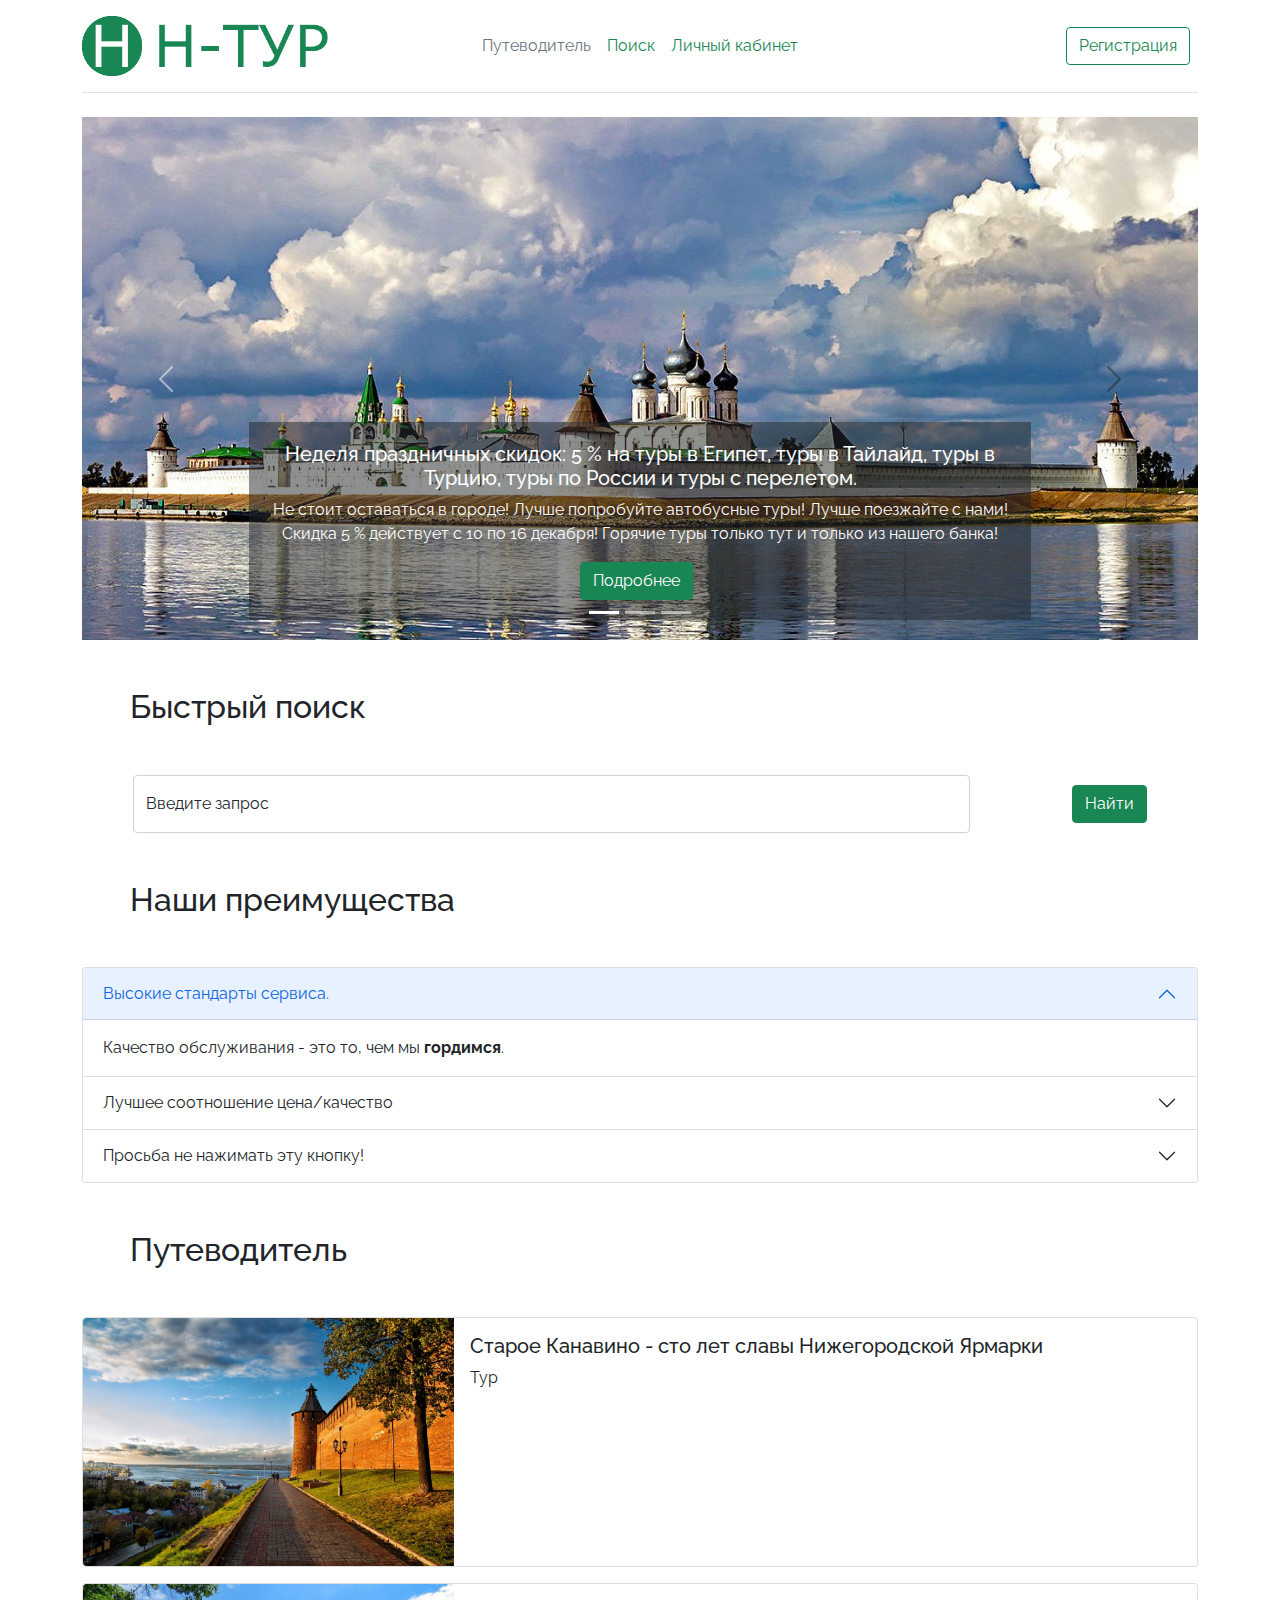
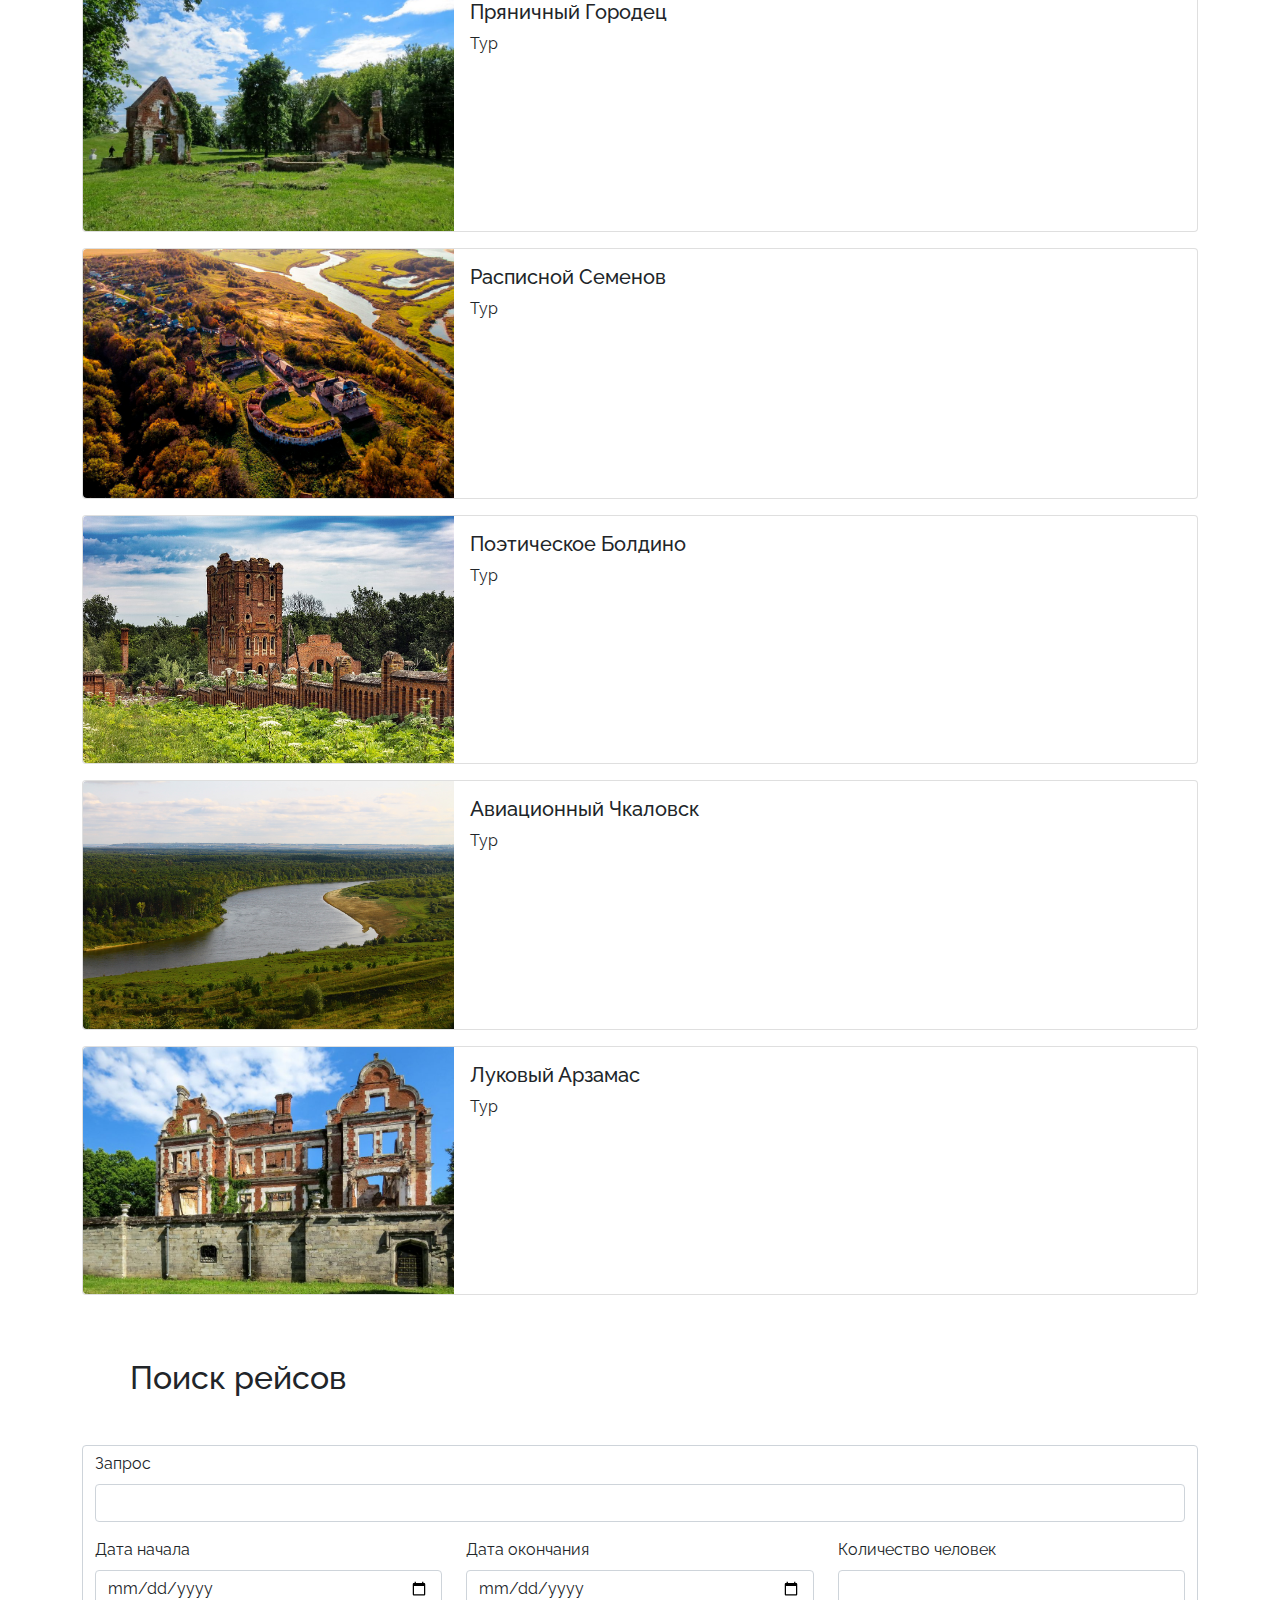
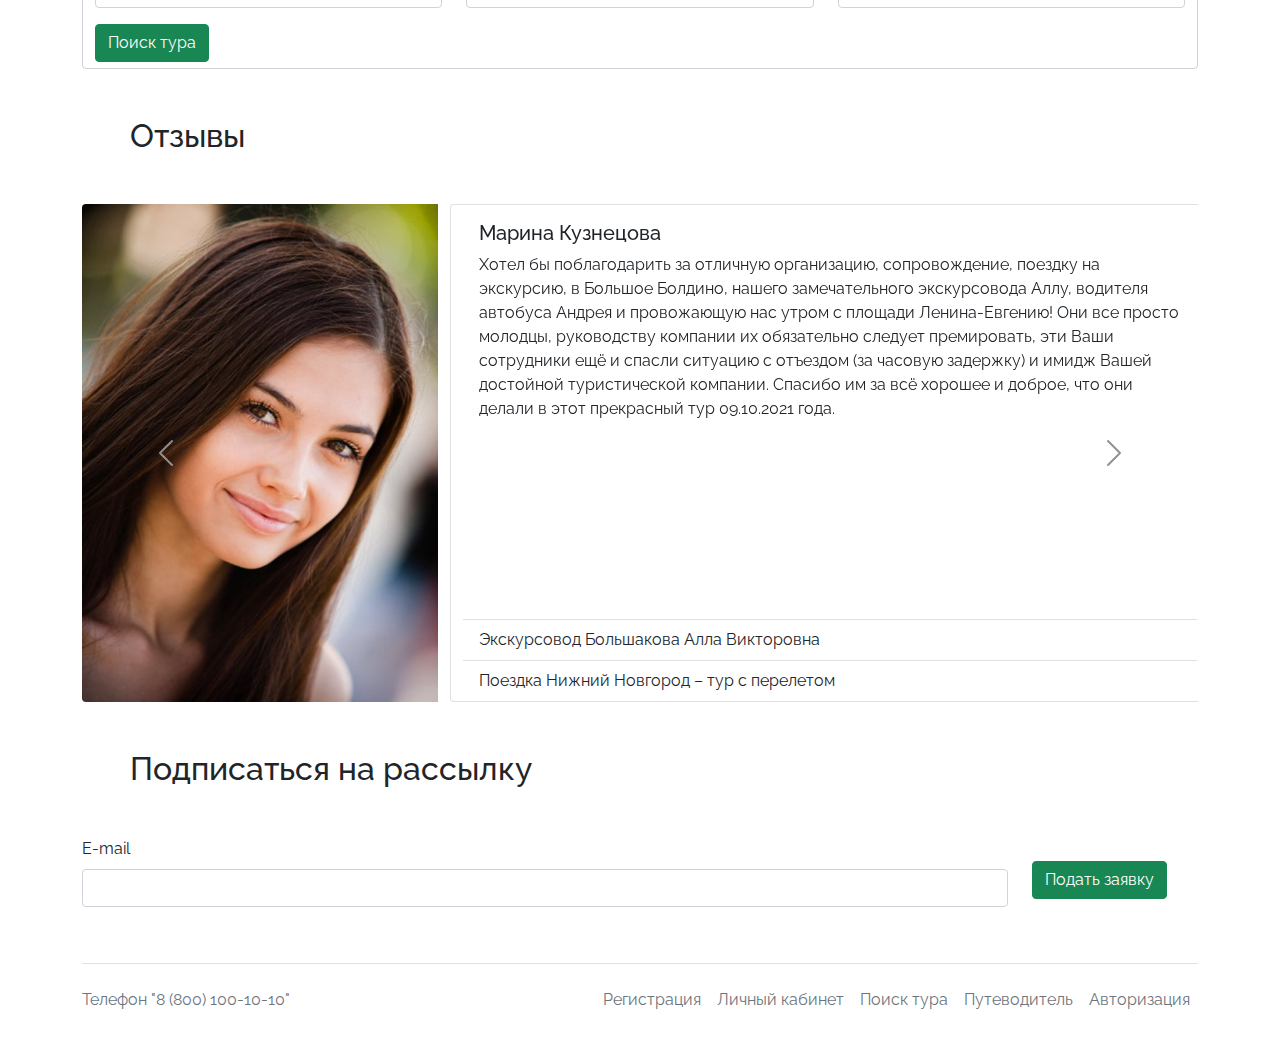
<file: index.html>
<!doctype html>
<html lang="ru">
<head>
    <meta charset="UTF-8">
    <meta name="viewport"
          content="width=device-width, user-scalable=no, initial-scale=1.0, maximum-scale=1.0, minimum-scale=1.0">
    <meta http-equiv="X-UA-Compatible" content="ie=edge">
    <link rel="stylesheet" href="css/bootstrap.min.css">
    <link rel="stylesheet" href="css/styles.css">
    <title>НН-ТУР    отпуск	туроператоры	туризм	виды туризма	турагентство	+я туроператор	туризм +это	путевка +ком	туристическое агентство	куда поехать отдыхать	путешествиетурнетурфирма	путевки ру	магазин путешествий туроператор	туризм рф	путевки	куда съездить отдохнуть	турпакет tour
        туры, горячие туры, путевки, автобусные туры, горящие туры, лет тур, официальный. Туры рядом. Туры из СПб, туры с перелетом, туры 2023, купить тур, подбор туров, банк горящих туров, банк горящих туров. Туры сейчас, туры купить СПБ</title>
    <meta name="keywords" content="отпуск туроператоры тур туризм турагентство туристическое агентство куда поехать отдыхать туроператор туризм туры горячие туры путевки автобусные туры, горящие туры официальный Туры рядом подбор туров банк горящих туров туры купить СПБ">
    <meta name="Description" content="отпуск туроператоры тур туризм турагентство туристическое агентство куда поехать отдыхать	путевки  туроператор туризм туры горячие туры путевки автобусные туры, горящие туры официальный Туры рядом подбор туров банк горящих туров туры купить СПБ"/>
</head>
<body>

<!--шапка сайта-->

<div class="container">
    <header class="d-flex flex-wrap align-items-center justify-content-center justify-content-md-between py-3 mb-4 border-bottom">
        <a href="index.html" class="d-flex align-items-center col-md-3 mb-2 mb-md-0 text-dark text-decoration-none">
            <img class="img-fluid logo" src="media/edited_images/logo.png" alt="НН-ТУР тур тур тур тур туры">
        </a>

        <ul class="nav col-12 col-md-auto mb-2 justify-content-center mb-md-0">
            <li><a href="index.html" class="nav-link px-2 link-secondary">Путеводитель</a></li>
            <li><a href="search.html" class="nav-link px-2 link-success">Поиск</a></li>
            <li><a href="profile.html" class="nav-link px-2 link-success">Личный кабинет</a></li>
        </ul>
        <div class="col-md-3 text-end">
            <form action="register.html">
                <button type="submit" class="btn btn-outline-success me-2">Регистрация</button>
            </form>
        </div>
    </header>
</div>

<!--Слайдер-->
<h1 class="visually-hidden"> отпуск	туроператоры	туризм	виды туризма	турагентство	+я туроператор	туризм +это	путевка +ком	туристическое агентство	куда поехать отдыхать	путешествиетурнетурфирма	путевки ру	магазин путешествий туроператор	туризм рф	путевки	куда съездить отдохнуть	турпакет tour
    туры, горячие туры, путевки, автобусные туры, горящие туры, лет тур, официальный. Туры рядом. Туры из СПб, туры с перелетом, туры 2023, купить тур, подбор туров, банк горящих туров, банк горящих туров. Туры сейчас, туры купить СПБ </h1>
<div class="container">
    <div id="carouselExampleCaptions" class="carousel slide" data-bs-ride="carousel">
        <div class="carousel-indicators">
            <button type="button" data-bs-target="#carouselExampleCaptions" data-bs-slide-to="0" class="active" aria-current="true" aria-label="Slide 1"></button>
            <button type="button" data-bs-target="#carouselExampleCaptions" data-bs-slide-to="1" aria-label="Slide 2"></button>
            <button type="button" data-bs-target="#carouselExampleCaptions" data-bs-slide-to="2" aria-label="Slide 3"></button>
        </div>
        <div class="carousel-inner">
            <div class="carousel-item active">
                <img src="media/edited_images/slider_1.jpg" class="d-block w-100" alt="отпуск	туроператоры	туризм	виды туризма	турагентство	+я туроператор	туризм +это	путевка +ком	туристическое агентство	куда поехать отдыхать	путешествиетурнетурфирма	путевки ру	магазин путешествий туроператор	туризм рф	путевки	куда съездить отдохнуть	турпакет tour Тур отпуск	туроператоры	туризм	виды туризма	турагентство	+я туроператор	туризм +это	путевка +ком	туристическое агентство	куда поехать отдыхать	путешествиетурнетурфирма	путевки ру	магазин путешествий туроператор	туризм рф	путевки	куда съездить отдохнуть	турпакет tour">
                <div class="carousel-caption d-none d-md-block bg-dark bg-opacity-50">
                    <h5>Неделя праздничных скидок: 5 % на туры в Египет, туры в Тайлайд, туры в Турцию, туры по России и туры с перелетом.</h5>
                    <p> Не стоит оставаться в городе! Лучше попробуйте автобусные туры!
                        Лучше поезжайте с нами!
                        Скидка 5 % действует с 10 по 16 декабря! Горячие туры только тут и только из нашего банка!</p>
                    <form action="description.html">
                        <button type="submit" class="btn btn-success me-2">Подробнее</button>
                    </form>
                </div>
            </div>
            <div class="carousel-item">
                <img src="media/edited_images/slider_2.jpg" class="d-block w-100" alt="отпуск	туроператоры	туризм	виды туризма	турагентство	+я туроператор	туризм +это	путевка +ком	туристическое агентство	куда поехать отдыхать	путешествиетурнетурфирма	путевки ру	магазин путешествий туроператор	туризм рф	путевки	куда съездить отдохнуть	турпакет tour туры, тур горячие туры, путевки, автобусные туры, горящие туры, лет тур, официальный. Туры рядом. Туры из СПб, туры с перелетом, туры 2023, купить тур, подбор туров, банк горящих туров, банк горящих туров. Туры сейчас, туры купить СПБ">
                <div class="carousel-caption d-none d-md-block bg-dark bg-opacity-50">
                    <h5>Неделя скидок на Рождество!</h5>
                    <p> Внимание! У нас - неделя скидок! Есть два прекрасных тура из СПб и Москвы, если вы их приобретете с 23 по 30 декабря, получите скидку 1000 рублей.
                        Успейте попробовать наши ОФИЦИАЛЬНЫЕ туры!</p>
                    <form action="description.html">
                        <button type="submit" class="btn btn-success me-2">Подробнее</button>
                    </form>
                </div>
            </div>
            <div class="carousel-item">
                <img src="media/edited_images/slider_3.jpg" class="d-block w-100" alt="отпуск	туроператоры	туризм	виды туризма	турагентство	+я туроператор	туризм +это	путевка +ком	туристическое агентство	куда поехать отдыхать	путешествиетурнетурфирма	путевки ру	магазин путешествий туроператор	туризм рф	путевки	куда съездить отдохнуть	турпакет tour  туры, тур горячие туры, путевки, автобусные туры, горящие туры, лет тур, официальный. Туры рядом. Туры из СПб, туры с перелетом, туры 2023, купить тур, подбор туров, банк горящих туров, банк горящих туров. Туры сейчас, туры купить СПБ отпуск	туроператоры	туризм	виды туризма	турагентство	+я туроператор	туризм +это	путевка +ком	туристическое агентство	куда поехать отдыхать	путешествиетурнетурфирма	путевки ру	магазин путешествий туроператор	туризм рф	путевки	куда съездить отдохнуть	турпакет tour">
                <div class="carousel-caption d-none d-md-block bg-dark bg-opacity-50">
                    <h5>Скидка как бонус постоянным клиентам</h5>
                    <p>Некоторые турфирмы предоставляют скидку для постоянных клиентов. Если Вы уже не первый раз приобретаете тур у турфирмы, то они могут сделать Вам скидку, чтобы сделать Вам приятный бонус и простимулировать Вас к дальнейшему сотрудничеству с ними. Как правило, такие скидки также составляют на 3-5% от стоимости тура.</p>
                    <form action="description.html">
                        <button type="submit" class="btn btn-success me-2">Подробнее</button>
                    </form>
                </div>
            </div>
        </div>
        <button class="carousel-control-prev" type="button" data-bs-target="#carouselExampleCaptions" data-bs-slide="prev">
            <span class="carousel-control-prev-icon" aria-hidden="true"></span>
            <span class="visually-hidden">Previous</span>
        </button>
        <button class="carousel-control-next" type="button" data-bs-target="#carouselExampleCaptions" data-bs-slide="next">
            <span class="carousel-control-next-icon" aria-hidden="true"></span>
            <span class="visually-hidden">Next</span>
        </button>
    </div>
</div>

<!--Быстрый поиск-->

<div class="container">
    <h2 class="m-5">Быстрый поиск</h2>
    <div class="d-flex justify-content-around align-items-center">
        <div class="form-floating w-75">
            <input type="search" class="form-control" id="floatingInput" placeholder="#" list="dataList">
            <label for="floatingInput">Введите запрос</label>
            <datalist id="dataList">
                <option id="History">Исторические места</option>
                <option id="Beautiful">Красивые виды</option>
            </datalist>
        </div>
        <div>
            <button class="btn btn-success">Найти</button>
        </div>
    </div>
</div>

<!--Преимущества-->

<div class="container">
    <h2 class="m-5">Наши преимущества</h2>
    <div class="accordion" id="accordionExample">
        <div class="accordion-item">
            <h2 class="accordion-header" id="headingOne">
                <button class="accordion-button" type="button" data-bs-toggle="collapse" data-bs-target="#collapseOne" aria-expanded="true" aria-controls="collapseOne">
                    Высокие стандарты сервиса.
                </button>
            </h2>
            <div id="collapseOne" class="accordion-collapse collapse show" aria-labelledby="headingOne" data-bs-parent="#accordionExample">
                <div class="accordion-body">
                    Качество обслуживания - это то, чем мы <strong>гордимся</strong>.
                </div>
            </div>
        </div>
        <div class="accordion-item">
            <h2 class="accordion-header" id="headingTwo">
                <button class="accordion-button collapsed" type="button" data-bs-toggle="collapse" data-bs-target="#collapseTwo" aria-expanded="false" aria-controls="collapseTwo">
                    Лучшее соотношение цена/качество
                </button>
            </h2>
            <div id="collapseTwo" class="accordion-collapse collapse" aria-labelledby="headingTwo" data-bs-parent="#accordionExample">
                <div class="accordion-body">
                    Наши клиенты <strong>заслуживают</strong> разумной цены на экскурсии и туры.
                </div>
            </div>
        </div>
        <div class="accordion-item">
            <h2 class="accordion-header" id="headingThree">
                <button class="accordion-button collapsed" type="button" data-bs-toggle="collapse" data-bs-target="#collapseThree" aria-expanded="false" aria-controls="collapseThree">
                    Просьба не нажимать эту кнопку!
                </button>
            </h2>
            <div id="collapseThree" class="accordion-collapse collapse" aria-labelledby="headingThree" data-bs-parent="#accordionExample">
                <div class="accordion-body">
                    Особый подход для <strong>туры
                        туры 2023
                        горя тур
                        горела тура
                        гори тур
                        горящие туры
                        горит тур
                        туры +из москвы
                        тур официальный
                        поиск туров
                        купить тур
                        банки туров
                        банк туров
                        банки горящих туров
                        банк горящих туров
                        банк горя туров
                        горя банк горящих туров
                        туры +в турцию
                        туры +в египет
                        лет тур
                        подбор тура
                        автобусные туры
                        поиск тура официальный
                        туры +из спб
                        официальный сайт поиска туров
                        туры +с перелетом
                        туры +в тайланд
                        туры +по россии</strong>.
                </div>
            </div>
        </div>
    </div>
</div>

<!--"Путиводитель" - отображение туров-->

<div class="container">
    <h2 class="m-5">Путеводитель</h2>
    <div class="d-flex flex-wrap">
        <div class="card w-100 mb-3">
            <div class="row g-0">
                <div class="col-md-4">
                    <img src="media/image/tour_1.jpeg" class="img-fluid rounded-start" alt="отпуск	туроператоры	туризм	виды туризма	турагентство	+я туроператор	туризм +это	путевка +ком	туристическое агентство	куда поехать отдыхать	путешествиетурнетурфирма	путевки ру	магазин путешествий туроператор	туризм рф	путевки	куда съездить отдохнуть	турпакет tourтуры, тур горячие туры, путевки, автобусные туры, горящие туры, лет тур, официальный. Туры рядом. Туры из СПб, туры с перелетом, туры 2023, купить тур, подбор туров, банк горящих туров, банк горящих туров. Туры сейчас, туры купить СПБ">
                </div>
                <div class="col-md-8">
                    <div class="card-body">
                        <h5 class="card-title">Старое Канавино - сто лет славы Нижегородской Ярмарки</h5>
                        <p class="card-text">Тур</p>
                    </div>
                </div>
            </div>
        </div>
        <div class="card w-100 mb-3">
            <div class="row g-0">
                <div class="col-md-4">
                    <img src="media/image/tour_2.jpg" class="img-fluid rounded-start" alt="отпуск	туроператоры	туризм	виды туризма	турагентство	+я туроператор	туризм +это	путевка +ком	туристическое агентство	куда поехать отдыхать	путешествиетурнетурфирма	путевки ру	магазин путешествий туроператор	туризм рф	путевки	куда съездить отдохнуть	турпакет tour туры, тур горячие туры, путевки, автобусные туры, горящие туры, лет тур, официальный. Туры рядом. Туры из СПб, туры с перелетом, туры 2023, купить тур, подбор туров, банк горящих туров, банк горящих туров. Туры сейчас, туры купить СПБ">
                </div>
                <div class="col-md-8">
                    <div class="card-body">
                        <h5 class="card-title">Пряничный Городец</h5>
                        <p class="card-text">Тур</p>
                    </div>
                </div>
            </div>
        </div>
        <div class="card w-100 mb-3">
            <div class="row g-0">
                <div class="col-md-4">
                    <img src="media/image/tour_3.png" class="img-fluid rounded-start" alt="отпуск	туроператоры	туризм	виды туризма	турагентство	+я туроператор	туризм +это	путевка +ком	туристическое агентство	куда поехать отдыхать	путешествиетурнетурфирма	путевки ру	магазин путешествий туроператор	туризм рф	путевки	куда съездить отдохнуть	турпакет tour туры, тур горячие туры, путевки, автобусные туры, горящие туры, лет тур, официальный. Туры рядом. Туры из СПб, туры с перелетом, туры 2023, купить тур, подбор туров, банк горящих туров, банк горящих туров. Туры сейчас, туры купить СПБ">
                </div>
                <div class="col-md-8">
                    <div class="card-body">
                        <h5 class="card-title">Расписной Семенов</h5>
                        <p class="card-text">Тур</p>
                    </div>
                </div>
            </div>
        </div>
        <div class="card w-100 mb-3">
            <div class="row g-0">
                <div class="col-md-4">
                    <img src="media/image/tour_4.jpg" class="img-fluid rounded-start" alt="отпуск	туроператоры	туризм	виды туризма	турагентство	+я туроператор	туризм +это	путевка +ком	туристическое агентство	куда поехать отдыхать	путешествиетурнетурфирма	путевки ру	магазин путешествий туроператор	туризм рф	путевки	куда съездить отдохнуть	турпакет tour туры, тур горячие туры, путевки, автобусные туры, горящие туры, лет тур, официальный. Туры рядом. Туры из СПб, туры с перелетом, туры 2023, купить тур, подбор туров, банк горящих туров, банк горящих туров. Туры сейчас, туры купить СПБ">
                </div>
                <div class="col-md-8">
                    <div class="card-body">
                        <h5 class="card-title">Поэтическое Болдино</h5>
                        <p class="card-text">Тур</p>
                    </div>
                </div>
            </div>
        </div>
        <div class="card w-100 mb-3" >
            <div class="row g-0">
                <div class="col-md-4">
                    <img src="media/image/tour_5.jpg" class="img-fluid rounded-start" alt="отпуск	туроператоры	туризм	виды туризма	турагентство	+я туроператор	туризм +это	путевка +ком	туристическое агентство	куда поехать отдыхать	путешествиетурнетурфирма	путевки ру	магазин путешествий туроператор	туризм рф	путевки	куда съездить отдохнуть	турпакет tour  туры, тур горячие туры, путевки, автобусные туры, горящие туры, лет тур, официальный. Туры рядом. Туры из СПб, туры с перелетом, туры 2023, купить тур, подбор туров, банк горящих туров, банк горящих туров. Туры сейчас, туры купить СПБ">
                </div>
                <div class="col-md-8">
                    <div class="card-body">
                        <h5 class="card-title">Авиационный Чкаловск</h5>
                        <p class="card-text">Тур</p>
                    </div>
                </div>
            </div>
        </div>
        <div class="card w-100 mb-3">
            <div class="row g-0">
                <div class="col-md-4">
                    <img src="media/image/tour_6.jpg" class="img-fluid rounded-start" alt="отпуск	туроператоры	туризм	виды туризма	турагентство	+я туроператор	туризм +это	путевка +ком	туристическое агентство	куда поехать отдыхать	путешествиетурнетурфирма	путевки ру	магазин путешествий туроператор	туризм рф	путевки	куда съездить отдохнуть	турпакет tour  туры, тур горячие туры, путевки, автобусные туры, горящие туры, лет тур, официальный. Туры рядом. Туры из СПб, туры с перелетом, туры 2023, купить тур, подбор туров, банк горящих туров, банк горящих туров. Туры сейчас, туры купить СПБ">
                </div>
                <div class="col-md-8">
                    <div class="card-body">
                        <h5 class="card-title">Луковый Арзамас</h5>
                        <p class="card-text">Тур</p>
                    </div>
                </div>
            </div>
        </div>
    </div>
</div>

<!--Форма запроса-->

<div class="container">
    <h2 class="m-5">Поиск рейсов</h2>
    <form action="search.html" class="form-control">
        <div class="mb-3">
            <label for="searchInput" class="form-label">Запрос</label>
            <input type="text" class="form-control" id="searchInput">
        </div>
        <div class="row">
            <div class="col-sm-4 mb-3">
                <label for="dataControl" class="form-label">Дата начала</label>
                <input type="date" class="form-control" id="dataControl">
            </div>
            <div class="col-sm-4 mb-3">
                <label for="endDataControl" class="form-label">Дата окончания</label>
                <input type="date" class="form-control" id="endDataControl">
            </div>
            <div class="col-sm-4 mb-3">
                <label for="count" class="form-label">Количество человек</label>
                <input type="number" class="form-control" id="count">
            </div>
        </div>
        <button type="submit" class="btn btn-success">Поиск тура</button>
    </form>
</div>

<!--Отзывы-->

<div class="container">
    <h2 class="m-5">Отзывы</h2>
    <div id="carouselExampleControls" class="carousel slide" data-bs-ride="carousel">
        <div class="carousel-inner">
            <div class="carousel-item active">
                <div class="row">
                    <div class="col-md-4">
                        <img src="media/image/6.jpg" class="carousel-feedback img-fluid rounded-start" alt="отпуск	туроператоры	туризм	виды туризма	турагентство	+я туроператор	туризм +это	путевка +ком	туристическое агентство	куда поехать отдыхать	путешествиетурнетурфирма	путевки ру	магазин путешествий туроператор	туризм рф	путевки	куда съездить отдохнуть	турпакет tour  туры, тур горячие туры, путевки, автобусные туры, горящие туры, лет тур, официальный. Туры рядом. Туры из СПб, туры с перелетом, туры 2023, купить тур, подбор туров, банк горящих туров, банк горящих туров. Туры сейчас, туры купить СПБ">
                    </div>
                    <div class="col-md-8 card">
                        <div class="card-body">
                            <h5 class="card-title">Марина Кузнецова</h5>
                            <p class="card-text">Хотел бы поблагодарить за отличную организацию, сопровождение, поездку на экскурсию, в Большое Болдино, нашего замечательного экскурсовода Аллу, водителя автобуса Андрея и провожающую нас утром с площади Ленина-Евгению! Они все просто молодцы, руководству компании их обязательно следует премировать, эти Ваши сотрудники ещё и спасли ситуацию с отъездом (за часовую задержку) и имидж Вашей достойной туристической компании. Спасибо им за всё хорошее и доброе, что они делали в этот прекрасный тур 09.10.2021 года.</p>
                        </div>
                        <ul class="list-group list-group-flush">
                            <li class="list-group-item">Экскурсовод Большакова Алла Викторовна</li>
                            <li class="list-group-item">Поездка Нижний Новгород – тур с перелетом</li>
                        </ul>
                    </div>
                </div>
            </div>
            <div class="carousel-item">
                <div class="row">
                    <div class="col-md-4">
                        <img src="media/image/1.jpg" class="carousel-feedback img-fluid rounded-start" alt="туры, тур горячие туры, путевки, автобусные туры, горящие туры, лет тур, официальный. Туры рядом. Туры из СПб, туры с перелетом, туры 2023, купить тур, подбор туров, банк горящих туров, банк горящих туров. Туры сейчас, туры купить СПБ">
                    </div>
                    <div class="col-md-8 card">
                        <div class="card-body">
                            <h5 class="card-title">Сергей Морозов</h5>
                            <p class="card-text">Всем доброго дня! 08-10 октября наша дружная компания из 31 человека посещала славные города Нижний Новгород - Городец. Мы выбрали насыщенную программу первый день по Нижнему Новгороду, второй день Городец. Экскурсии великолепно были выстроены по логистике экскурсоводом Маргаритой. Мы получили полную картину великих городов, окунулись в историю возникновения городов, получили много полезной информации. Очень благодарны экскурсоводу Маргарите. Экскурсионная программа, гостиница, организация питания - на высшем уровне. Огромное Вам спасибо! Обязательно воспользуемся Вашими услугами вновь.</p>
                        </div>
                        <ul class="list-group list-group-flush">
                            <li class="list-group-item">Экскурсовод Ашмарина Маргарита Витальевна</li>
                            <li class="list-group-item">Поездка Нижний Новгород – Городец</li>
                        </ul>
                    </div>
                </div>
            </div>
        </div>
        <button class="carousel-control-prev" type="button" data-bs-target="#carouselExampleControls" data-bs-slide="prev">
            <span class="carousel-control-prev-icon" aria-hidden="true"></span>
            <span class="visually-hidden">Previous</span>
        </button>
        <button class="carousel-control-next" type="button" data-bs-target="#carouselExampleControls" data-bs-slide="next">
            <span class="carousel-control-next-icon" aria-hidden="true"></span>
            <span class="visually-hidden">Next</span>
        </button>
    </div>
</div>

<!--Подписка на рассылку-->

<div class="container">
    <h2 class="m-5">Подписаться на рассылку</h2>
    <div class="row">
        <div class="mb-3 col-sm-10">
            <label for="repost" class="form-label">E-mail</label>
            <input type="text" class="form-control" id="repost">
        </div>
        <div class="mb-3 col-sm-2">
            <button class="btn btn-success my-4">Подать заявку</button>
        </div>
    </div>
</div>

<!--Подвал сайта-->

<div class="container">
    <footer class="d-flex flex-wrap justify-content-between align-items-center py-3 my-4 border-top">
        <p class="col-md-4 mb-0 text-muted">Телефон "8 (800) 100-10-10"</p>

        <ul class="nav col-md-8 justify-content-end">
            <li class="nav-item"><a href="register.html" class="nav-link px-2 text-muted">Регистрация</a></li>
            <li class="nav-item"><a href="profile.html" class="nav-link px-2 text-muted">Личный кабинет</a></li>
            <li class="nav-item"><a href="search.html" class="nav-link px-2 text-muted">Поиск тура</a></li>
            <li class="nav-item"><a href="index.html" class="nav-link px-2 text-muted">Путеводитель</a></li>
            <li class="nav-item"><a href="login.html" class="nav-link px-2 text-muted">Авторизация</a></li>
        </ul>
    </footer>
</div>


<!--Подключение js-->

<script src="js/bootstrap.bundle.min.js"></script>
</body>
</html></html>
</file>
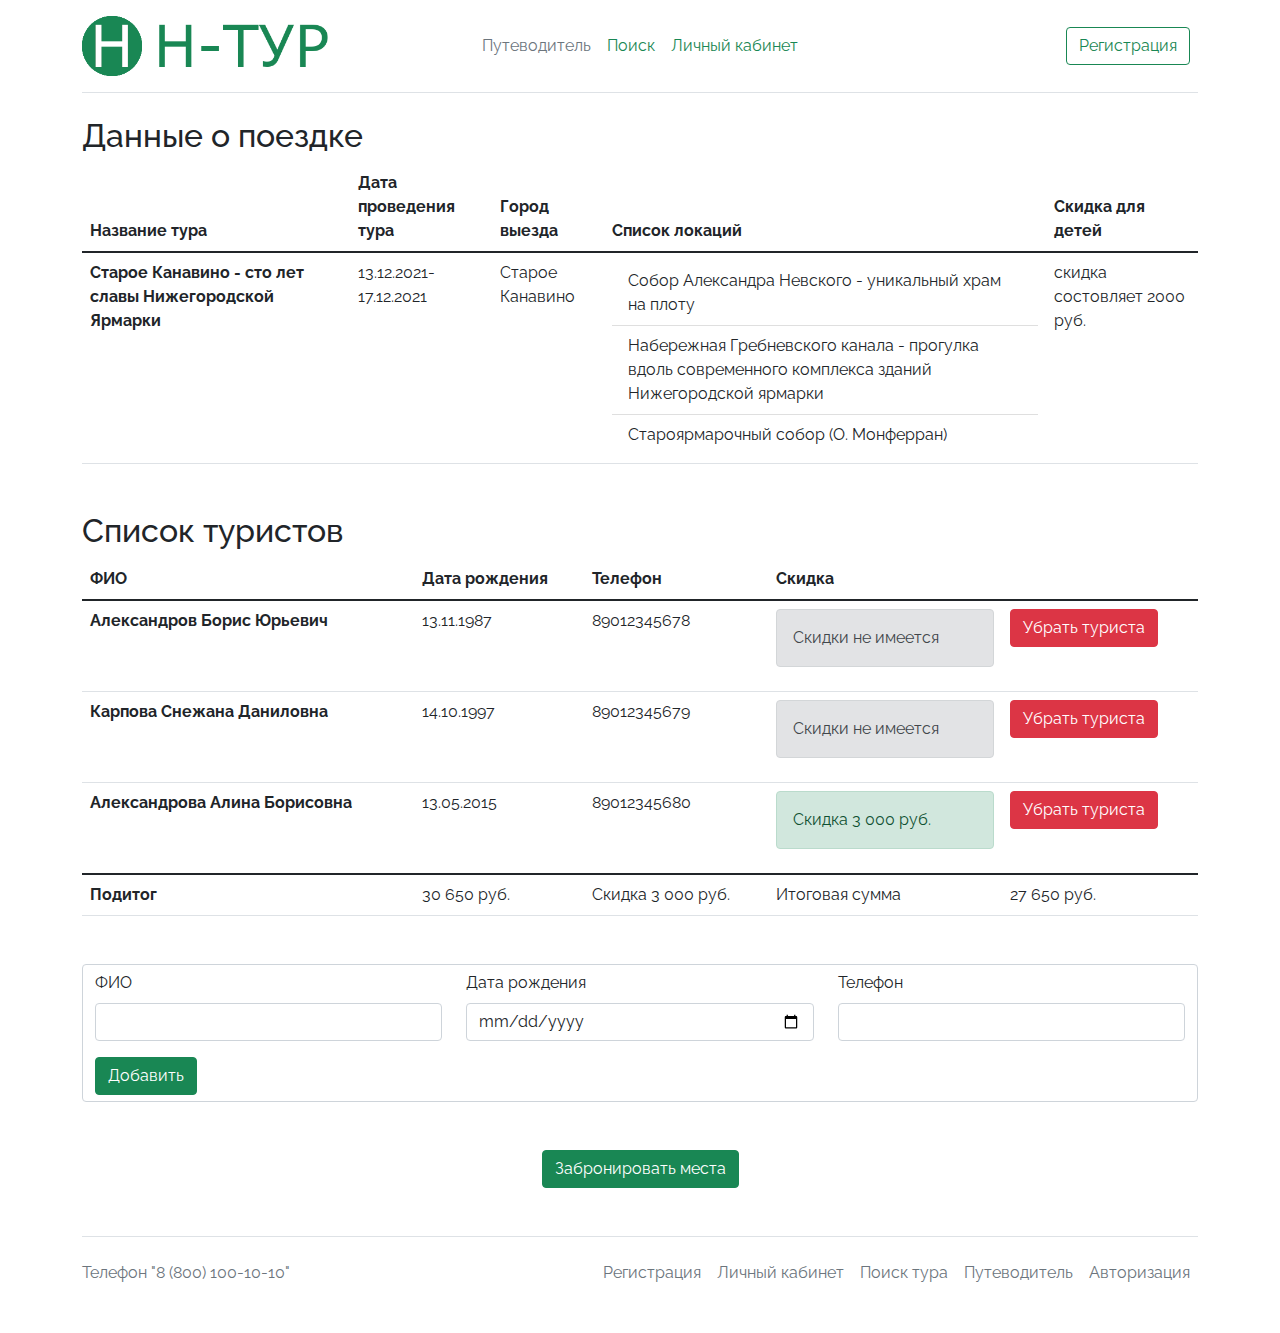
<file: booking.html>
<!doctype html>
<html lang="ru">
<head>
    <meta charset="UTF-8">
    <meta name="viewport"
          content="width=device-width, user-scalable=no, initial-scale=1.0, maximum-scale=1.0, minimum-scale=1.0">
    <meta http-equiv="X-UA-Compatible" content="ie=edge">
    <link rel="stylesheet" href="css/bootstrap.min.css">
    <link rel="stylesheet" href="css/styles.css">
    <title>НН-ТУР</title>
    <meta name="keywords" content="туры, горячие туры, путевки, автобусные туры, горящие туры, лет тур, официальный. Туры рядом. Туры из СПб, туры с перелетом, туры 2023, купить тур, подбор туров, банк горящих туров, банк горящих туров. Туры сейчас, туры купить СПБ">
    <meta name="description" content="Лучшие туры 2023, горящие путевки, скидки 99%! Билеты в один конец! Такие скидки могут быть в ваших мечтах! Незабываемые приключения по самой низкой цене!"/>
</head>
<body>

<!--шапка сайта-->

<div class="container">
    <header class="d-flex flex-wrap align-items-center justify-content-center justify-content-md-between py-3 mb-4 border-bottom">
        <a href="index.html" class="d-flex align-items-center col-md-3 mb-2 mb-md-0 text-dark text-decoration-none">
            <img class="img-fluid logo" src="media/edited_images/logo.png" alt="НН-ТУР">
        </a>

        <ul class="nav col-12 col-md-auto mb-2 justify-content-center mb-md-0">
            <li><a href="index.html" class="nav-link px-2 link-secondary">Путеводитель</a></li>
            <li><a href="search.html" class="nav-link px-2 link-success">Поиск</a></li>
            <li><a href="profile.html" class="nav-link px-2 link-success">Личный кабинет</a></li>
        </ul>
        <h1 class="visually-hidden">
            туры, горячие туры, путевки, автобусные туры, горящие туры, лет тур, официальный. Туры рядом. Туры из СПб, туры с перелетом, туры 2023, купить тур, подбор туров, банк горящих туров, банк горящих туров. Туры сейчас, туры купить СПБ
        </h1>
        <div class="col-md-3 text-end">
            <form action="register.html">
                <button type="submit" class="btn btn-outline-success me-2">Регистрация</button>
            </form>
        </div>
    </header>
</div>

<!--Данные о поездке-->

<div class="container">
    <h2>Данные о поездке</h2>
    <table class="table">
        <thead>
        <tr>
            <th scope="col">Название тура</th>
            <th scope="col">Дата проведения тура</th>
            <th scope="col">Город выезда</th>
            <th scope="col">Список локаций</th>
            <th scope="col">Скидка для детей</th>
        </tr>
        </thead>
        <tbody>
        <tr>
            <th scope="row">Старое Канавино - сто лет славы Нижегородской Ярмарки</th>
            <td>13.12.2021-17.12.2021</td>
            <td>Старое Канавино</td>
            <td>
                <ul class="list-group list-group-flush">
                    <li class="list-group-item">Собор Александра Невского - уникальный храм на плоту</li>
                    <li class="list-group-item">Набережная Гребневского канала - прогулка вдоль современного комплекса зданий Нижегородской ярмарки</li>
                    <li class="list-group-item">Староярмарочный собор (О. Монферран)</li>
                </ul>
            </td>
            <td>скидка состовляет 2000 руб.</td>
        </tr>
        </tbody>
    </table>
</div>

<!--Таблица туристов-->

<div class="container">
    <div class="my-5">
        <h2>Список туристов</h2>
        <table class="table">
            <thead>
            <tr>
                <th scope="col">ФИО</th>
                <th scope="col">Дата рождения</th>
                <th scope="col">Телефон</th>
                <th scope="col">Скидка</th>
                <th scope="col"></th>
            </tr>
            </thead>
            <tbody>
            <tr>
                <th scope="row">Александров Борис Юрьевич</td>
                <td>13.11.1987</td>
                <td>89012345678</td>
                <td>
                    <div class="alert alert-secondary" role="alert">
                        Скидки не имеется
                    </div>
                </td>
                <td>
                    <button class="btn btn-danger">Убрать туриста</button>
                </td>
            </tr>
            <tr>
                <th scope="row">Карпова Снежана Даниловна</td>
                <td>14.10.1997</td>
                <td>89012345679</td>
                <td>
                    <div class="alert alert-secondary" role="alert">
                        Скидки не имеется
                    </div>
                </td>
                <td>
                    <button class="btn btn-danger">Убрать туриста</button>
                </td>
            </tr>
            <tr>
                <th scope="row">Александрова Алина Борисовна</td>
                <td>13.05.2015</td>
                <td>89012345680</td>
                <td>
                    <div class="alert alert-success" role="alert">
                        Скидка 3 000 руб.
                    </div>
                </td>
                <td>
                    <button class="btn btn-danger">Убрать туриста</button>
                </td>
            </tr>
            </tbody>
            <tfooter>
                <tr>
                    <th scope="row">Подитог</th>
                    <td>30 650 руб.</td>
                    <td>Скидка 3 000 руб.</td>
                    <td>Итоговая сумма</td>
                    <td>27 650 руб.</td>
                </tr>
            </tfooter>
        </table>
    </div>
</div>

<!--Форма добавления туристов-->

<div class="container">
    <form action="#" class="form-control">
        <div class="row">
            <div class="col-sm-4 mb-3">
                <label for="fullName" class="form-label">ФИО</label>
                <input type="text" class="form-control" id="fullName">
            </div>
            <div class="col-sm-4 mb-3">
                <label for="dateOfBirth" class="form-label">Дата рождения</label>
                <input type="date" class="form-control" id="dateOfBirth">
            </div>
            <div class="col-sm-4 mb-3">
                <label for="telephone" class="form-label">Телефон</label>
                <input type="tel" class="form-control" id="telephone">
            </div>
        </div>
        <button type="button" class="btn btn-success">Добавить</button>
    </form>
</div>

<!--Кнопка Брони-->
<div class="container">
    <div class="my-5">
        <form action="#" class="d-flex justify-content-center">
            <button type="button" class="btn btn-success">Забронировать места</button>
        </form>
    </div>
</div>

<!--Подвал сайта-->

<div class="container">
    <footer class="d-flex flex-wrap justify-content-between align-items-center py-3 my-4 border-top">
        <p class="col-md-4 mb-0 text-muted">Телефон "8 (800) 100-10-10"</p>

        <ul class="nav col-md-8 justify-content-end">
            <li class="nav-item"><a href="register.html" class="nav-link px-2 text-muted">Регистрация</a></li>
            <li class="nav-item"><a href="profile.html" class="nav-link px-2 text-muted">Личный кабинет</a></li>
            <li class="nav-item"><a href="search.html" class="nav-link px-2 text-muted">Поиск тура</a></li>
            <li class="nav-item"><a href="index.html" class="nav-link px-2 text-muted">Путеводитель</a></li>
            <li class="nav-item"><a href="login.html" class="nav-link px-2 text-muted">Авторизация</a></li>
        </ul>
    </footer>
</div>

<!--Подключение js-->

<script src="js/bootstrap.bundle.min.js"></script>
</body>
</html>
</file>
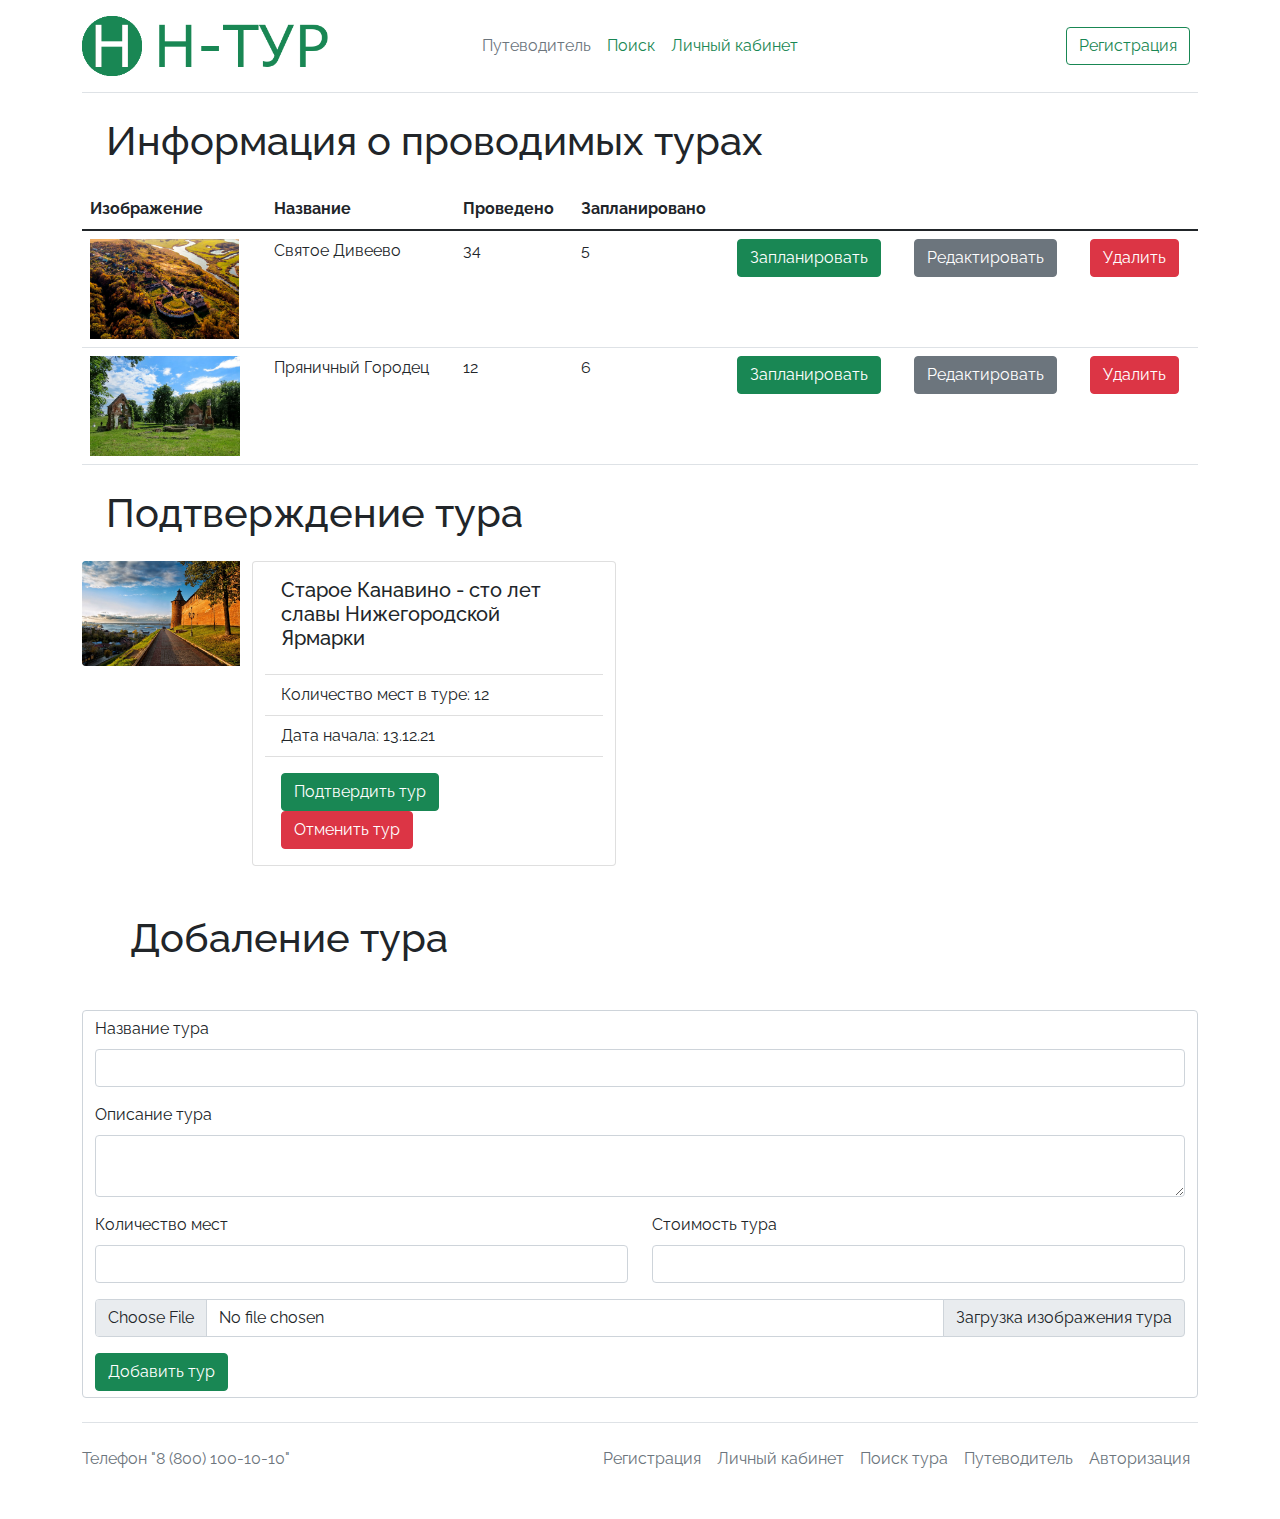
<file: booking_management.html>
<!doctype html>
<html lang="ru">
<head>
    <meta charset="UTF-8">
    <meta name="viewport"
          content="width=device-width, user-scalable=no, initial-scale=1.0, maximum-scale=1.0, minimum-scale=1.0">
    <meta http-equiv="X-UA-Compatible" content="ie=edge">
    <link rel="stylesheet" href="css/bootstrap.min.css">
    <link rel="stylesheet" href="css/styles.css">
    <title>НН-ТУР</title>
    <meta name="keywords" content="туры, горячие туры, путевки, автобусные туры, горящие туры, лет тур, официальный. Туры рядом. Туры из СПб, туры с перелетом, туры 2023, купить тур, подбор туров, банк горящих туров, банк горящих туров. Туры сейчас, туры купить СПБ">
    <meta name="description" content="Лучшие туры 2023, горящие путевки, скидки 99%! Билеты в один конец! Такие скидки могут быть в ваших мечтах! Незабываемые приключения по самой низкой цене!"/>
</head>
<body>

<!--шапка сайта-->

<div class="container">
    <header class="d-flex flex-wrap align-items-center justify-content-center justify-content-md-between py-3 mb-4 border-bottom">
        <a href="index.html" class="d-flex align-items-center col-md-3 mb-2 mb-md-0 text-dark text-decoration-none">
            <img class="img-fluid logo" src="media/edited_images/logo.png" alt="НН-ТУР">
        </a>

        <ul class="nav col-12 col-md-auto mb-2 justify-content-center mb-md-0">
            <li><a href="index.html" class="nav-link px-2 link-secondary">Путеводитель</a></li>
            <li><a href="search.html" class="nav-link px-2 link-success">Поиск</a></li>
            <li><a href="profile.html" class="nav-link px-2 link-success">Личный кабинет</a></li>
        </ul>
        <h1 class="visually-hidden">
            туры, горячие туры, путевки, автобусные туры, горящие туры, лет тур, официальный. Туры рядом. Туры из СПб, туры с перелетом, туры 2023, купить тур, подбор туров, банк горящих туров, банк горящих туров. Туры сейчас, туры купить СПБ
        </h1>
        <div class="col-md-3 text-end">
            <form action="register.html">
                <button type="submit" class="btn btn-outline-success me-2">Регистрация</button>
            </form>
        </div>
    </header>
</div>

<!--Таблица туров-->

<div class="container">
    <h1 class="m-4">Информация о проводимых турах</h1>
    <table class="table">
        <thead>
        <tr>
            <th scope="col">Изображение</th>
            <th scope="col">Название</th>
            <th scope="col">Проведено</th>
            <th scope="col">Запланировано</th>
        </tr>
        </thead>
        <tbody>
        <tr>
            <th scope="row"><img class="img-fluid" src="media/image/tour_3.png" alt="Святое Дивеево"></th>
            <td>Святое Дивеево</td>
            <td>34</td>
            <td>5</td>
            <td>
                <button type="button" class="btn btn-success">Запланировать</button>
            </td>
            <td>
                <button type="button" class="btn btn-secondary">Редактировать</button>
            </td>
            <td>
                <button type="button" class="btn btn-danger">Удалить</button>
            </td>
        </tr>
        <tr>
            <th scope="row"><img class="img-fluid" src="media/image/tour_2.jpg" alt="Святое Дивеево"></th>
            <td>Пряничный Городец</td>
            <td>12</td>
            <td>6</td>
            <td>
                <button type="button" class="btn btn-success">Запланировать</button>
            </td>
            <td>
                <button type="button" class="btn btn-secondary">Редактировать</button>
            </td>
            <td>
                <button type="button" class="btn btn-danger">Удалить</button>
            </td>
        </tr>
        </tbody>
    </table>
</div>

<div class="container">
    <h1 class="m-4">Подтверждение тура</h1>
    <div class="row" id="feedback">
        <div class="col-md-6 row">
            <div class="col-md-4">
                <img src="media/image/tour_1.jpeg" class="img-fluid rounded-start" alt="...">
            </div>
            <div class="col-md-8 card">
                <div class="card-body">
                    <h5 class="card-title">Старое Канавино - сто лет славы Нижегородской Ярмарки</h5>
                </div>
                <ul class="list-group list-group-flush">
                    <li class="list-group-item">Количество мест в туре: 12</li>
                    <li class="list-group-item">Дата начала: 13.12.21</li>
                </ul>
                <div class="card-body">
                    <form>
                        <button type="button" class="btn btn-success me-2">Подтвердить тур</button>
                        <button type="button" class="btn btn-danger me-2">Отменить тур</button>
                    </form>
                </div>
            </div>
        </div>
    </div>
</div>

<!--Форма добавление тура-->

<div class="container">
    <h1 class="m-5">Добаление тура</h1>
    <form class="form-control">
        <div class="mb-3">
            <label for="inputName" class="form-label">Название тура</label>
            <input type="text" class="form-control" id="inputName">
        </div>
        <div class="mb-3">
            <label for="inputDesc" class="form-label">Описание тура</label>
            <textarea type="text" class="form-control" id="inputDesc"></textarea>
        </div>
        <div class="row">
            <div class="col-sm-6 mb-3">
                <label for="count" class="form-label">Количество мест</label>
                <input type="number" class="form-control" id="count">
            </div>
            <div class="col-sm-6 mb-3">
                <label for="price" class="form-label">Стоимость тура</label>
                <input type="number" class="form-control" id="price">
            </div>
        </div>
        <div class="input-group mb-3">
            <input type="file" class="form-control" id="inputGroupFile01">
            <label class="input-group-text" for="inputGroupFile01">Загрузка изображения тура</label>
        </div>
        <button type="submit" class="btn btn-success">Добавить тур</button>
    </form>
</div>



<!--Подвал сайта-->

<div class="container">
    <footer class="d-flex flex-wrap justify-content-between align-items-center py-3 my-4 border-top">
        <p class="col-md-4 mb-0 text-muted">Телефон "8 (800) 100-10-10"</p>

        <ul class="nav col-md-8 justify-content-end">
            <li class="nav-item"><a href="register.html" class="nav-link px-2 text-muted">Регистрация</a></li>
            <li class="nav-item"><a href="booking_management.html" class="nav-link px-2 text-muted">Личный кабинет</a></li>
            <li class="nav-item"><a href="search.html" class="nav-link px-2 text-muted">Поиск тура</a></li>
            <li class="nav-item"><a href="index.html" class="nav-link px-2 text-muted">Путеводитель</a></li>
            <li class="nav-item"><a href="login.html" class="nav-link px-2 text-muted">Авторизация</a></li>
        </ul>
    </footer>
</div>


<!--Подключение js-->

<script src="js/bootstrap.bundle.min.js"></script>
</body>
</html>
</file>
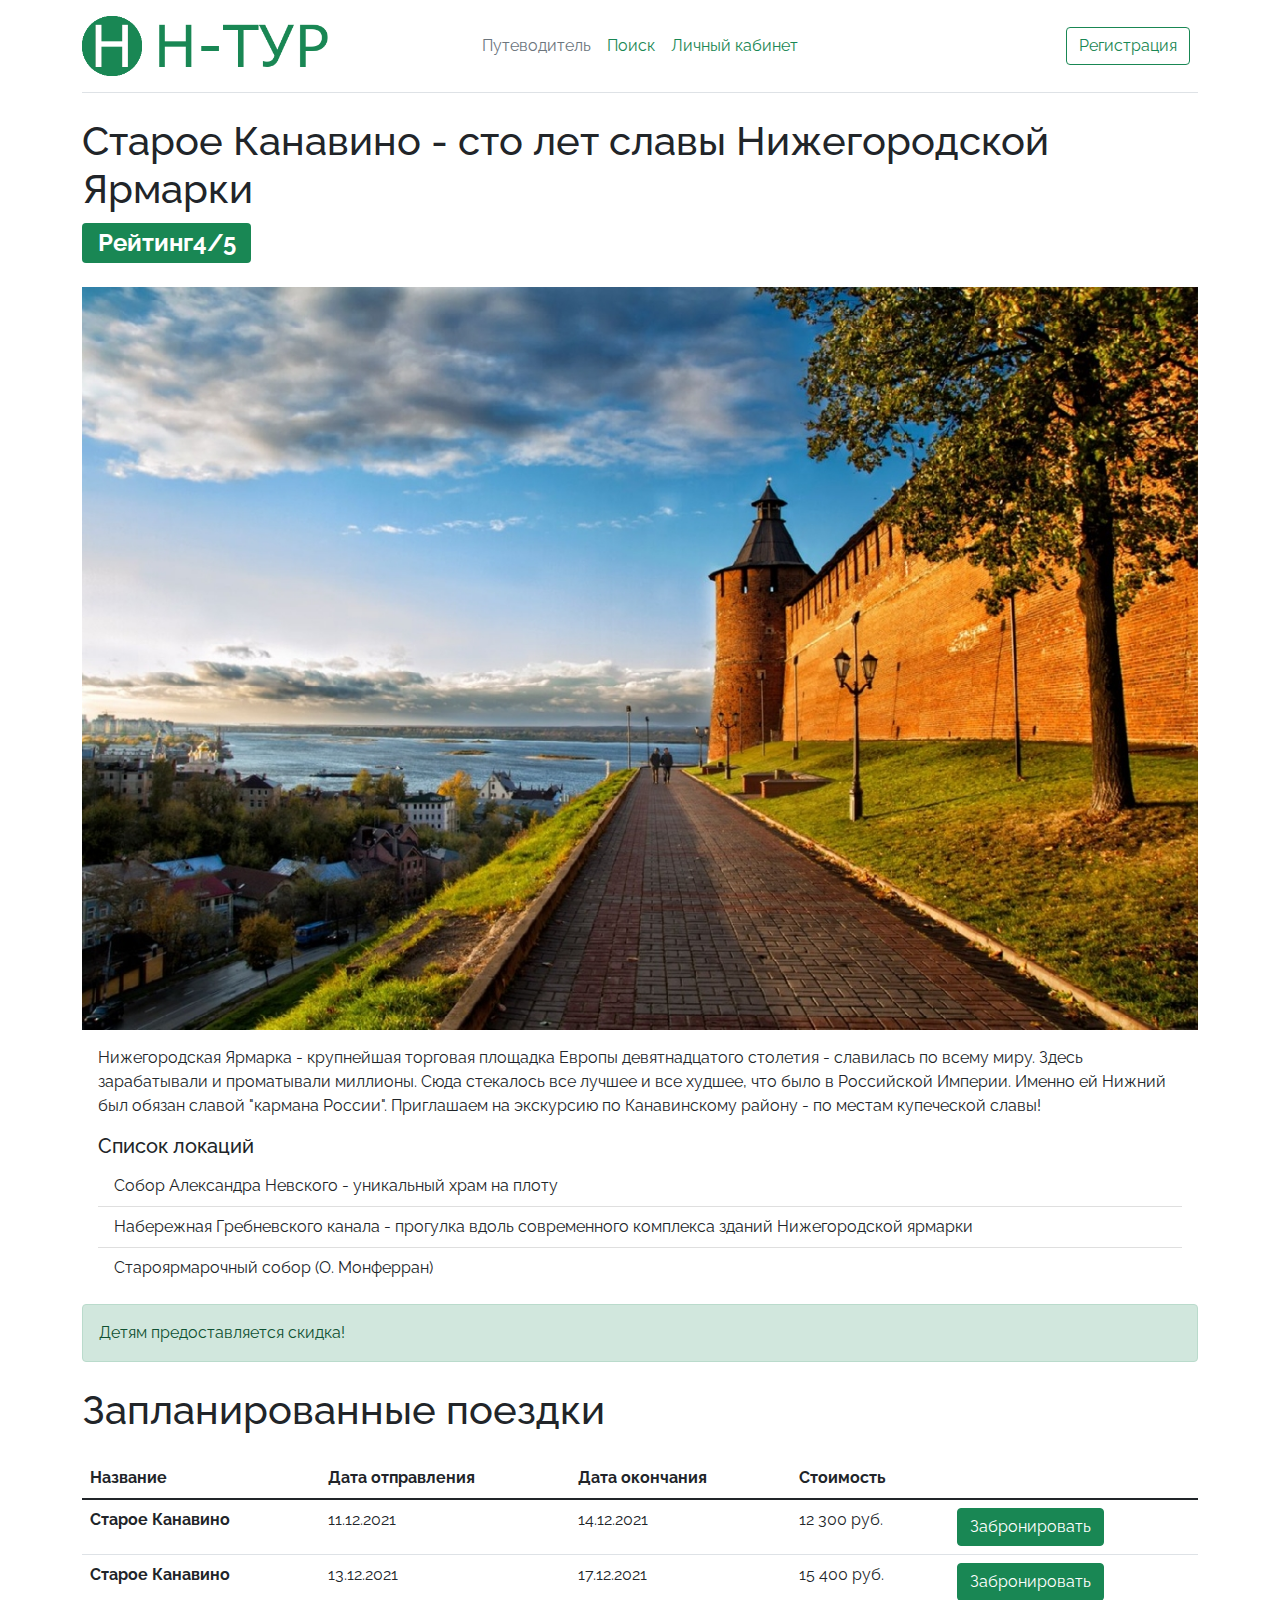
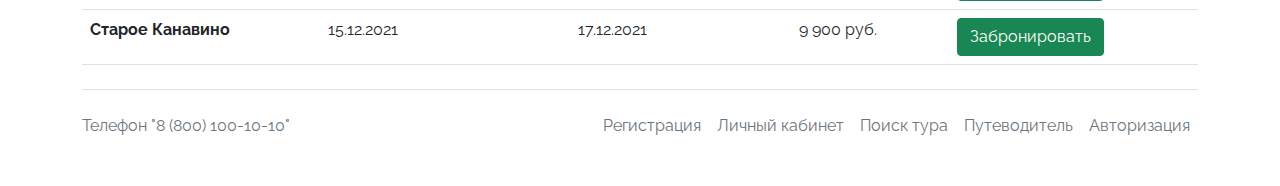
<file: description.html>
<!doctype html>
<html lang="ru">
<head>
    <meta charset="UTF-8">
    <meta name="viewport"
          content="width=device-width, user-scalable=no, initial-scale=1.0, maximum-scale=1.0, minimum-scale=1.0">
    <meta http-equiv="X-UA-Compatible" content="ie=edge">
    <link rel="stylesheet" href="css/bootstrap.min.css">
    <link rel="stylesheet" href="css/styles.css">
    <title>НН-ТУР</title>
    <meta name="keywords" content="туры, горячие туры, путевки, автобусные туры, горящие туры, лет тур, официальный. Туры рядом. Туры из СПб, туры с перелетом, туры 2023, купить тур, подбор туров, банк горящих туров, банк горящих туров. Туры сейчас, туры купить СПБ">
    <meta name="description" content="Лучшие туры 2023, горящие путевки, скидки 99%! Билеты в один конец! Такие скидки могут быть в ваших мечтах! Незабываемые приключения по самой низкой цене!"/>
</head>
<body>

<!--шапка сайта-->

<div class="container">
    <header class="d-flex flex-wrap align-items-center justify-content-center justify-content-md-between py-3 mb-4 border-bottom">
        <a href="index.html" class="d-flex align-items-center col-md-3 mb-2 mb-md-0 text-dark text-decoration-none">
            <img class="img-fluid logo" src="media/edited_images/logo.png" alt="НН-ТУР">
        </a>

        <ul class="nav col-12 col-md-auto mb-2 justify-content-center mb-md-0">
            <li><a href="index.html" class="nav-link px-2 link-secondary">Путеводитель</a></li>
            <li><a href="search.html" class="nav-link px-2 link-success">Поиск</a></li>
            <li><a href="profile.html" class="nav-link px-2 link-success">Личный кабинет</a></li>
        </ul>
        <h1 class="visually-hidden">
            туры, горячие туры, путевки, автобусные туры, горящие туры, лет тур, официальный. Туры рядом. Туры из СПб, туры с перелетом, туры 2023, купить тур, подбор туров, банк горящих туров, банк горящих туров. Туры сейчас, туры купить СПБ
        </h1>
        <div class="col-md-3 text-end">
            <form action="register.html">
                <button type="submit" class="btn btn-outline-success me-2">Регистрация</button>
            </form>
        </div>
    </header>
</div>

<!--Полное описание тура-->

<div class="container">
    <div class="my-4">
        <h1>Старое Канавино - сто лет славы Нижегородской Ярмарки</h1>
        <h2><span class="badge bg-success">Рейтинг4/5</span></h2>
    </div>
    <img src="./media/image/tour_1.jpeg" class="img-fluid" alt="...">
    <div class="card-body">
        <p class="card-text">Нижегородская Ярмарка - крупнейшая торговая площадка Европы девятнадцатого столетия - славилась по всему миру.
            Здесь зарабатывали и проматывали миллионы.
            Сюда стекалось все лучшее и все худшее, что было в Российской Империи.
            Именно ей Нижний был обязан славой "кармана России".
            Приглашаем на экскурсию по Канавинскому району - по местам купеческой славы!
        </p>
        <h5 class="card-title">Список локаций</h5>
        <ul class="list-group list-group-flush">
            <li class="list-group-item">Собор Александра Невского - уникальный храм на плоту</li>
            <li class="list-group-item">Набережная Гребневского канала - прогулка вдоль современного комплекса зданий Нижегородской ярмарки</li>
            <li class="list-group-item">Староярмарочный собор (О. Монферран)</li>
        </ul>
    </div>
    <div class="alert alert-success" role="alert">
        Детям предоставляется скидка!
    </div>
</div>

<!--Запланированные туры-->

<div class="container">
    <h1 class="my-4">Запланированные поездки</h1>
    <table class="table">
        <thead>
        <tr>
            <th scope="col">Название</th>
            <th scope="col">Дата отправления</th>
            <th scope="col">Дата окончания</th>
            <th scope="col">Стоимость</th>
            <th scope="col"></th>
        </tr>
        </thead>
        <tbody>
        <tr>
            <th scope="row">Старое Канавино</th>
            <td>11.12.2021</td>
            <td>14.12.2021</td>
            <td>12 300 руб.</td>
            <td>
                <form action="booking.html">
                    <button type="submit" class="btn btn-success">Забронировать</button>
                </form>
            </td>
        </tr>
        <tr>
            <th scope="row">Старое Канавино</th>
            <td>13.12.2021</td>
            <td>17.12.2021</td>
            <td>15 400 руб.</td>
            <td>
                <form action="booking.html">
                    <button type="submit" class="btn btn-success">Забронировать</button>
                </form>
            </td>
        </tr>
        <tr>
            <th scope="row">Старое Канавино</th>
            <td>15.12.2021</td>
            <td>17.12.2021</td>
            <td>9 900 руб.</td>
            <td>
                <form action="booking.html">
                    <button type="submit" class="btn btn-success">Забронировать</button>
                </form>
            </td>
        </tr>
        </tbody>
    </table>
</div>

<!--Подвал сайта-->

<div class="container">
    <footer class="d-flex flex-wrap justify-content-between align-items-center py-3 my-4 border-top">
        <p class="col-md-4 mb-0 text-muted">Телефон "8 (800) 100-10-10"</p>

        <ul class="nav col-md-8 justify-content-end">
            <li class="nav-item"><a href="register.html" class="nav-link px-2 text-muted">Регистрация</a></li>
            <li class="nav-item"><a href="profile.html" class="nav-link px-2 text-muted">Личный кабинет</a></li>
            <li class="nav-item"><a href="search.html" class="nav-link px-2 text-muted">Поиск тура</a></li>
            <li class="nav-item"><a href="index.html" class="nav-link px-2 text-muted">Путеводитель</a></li>
            <li class="nav-item"><a href="login.html" class="nav-link px-2 text-muted">Авторизация</a></li>
        </ul>
    </footer>
</div>


<!--Подключение js-->

<script src="js/bootstrap.bundle.min.js"></script>
</body>
</html>
</file>
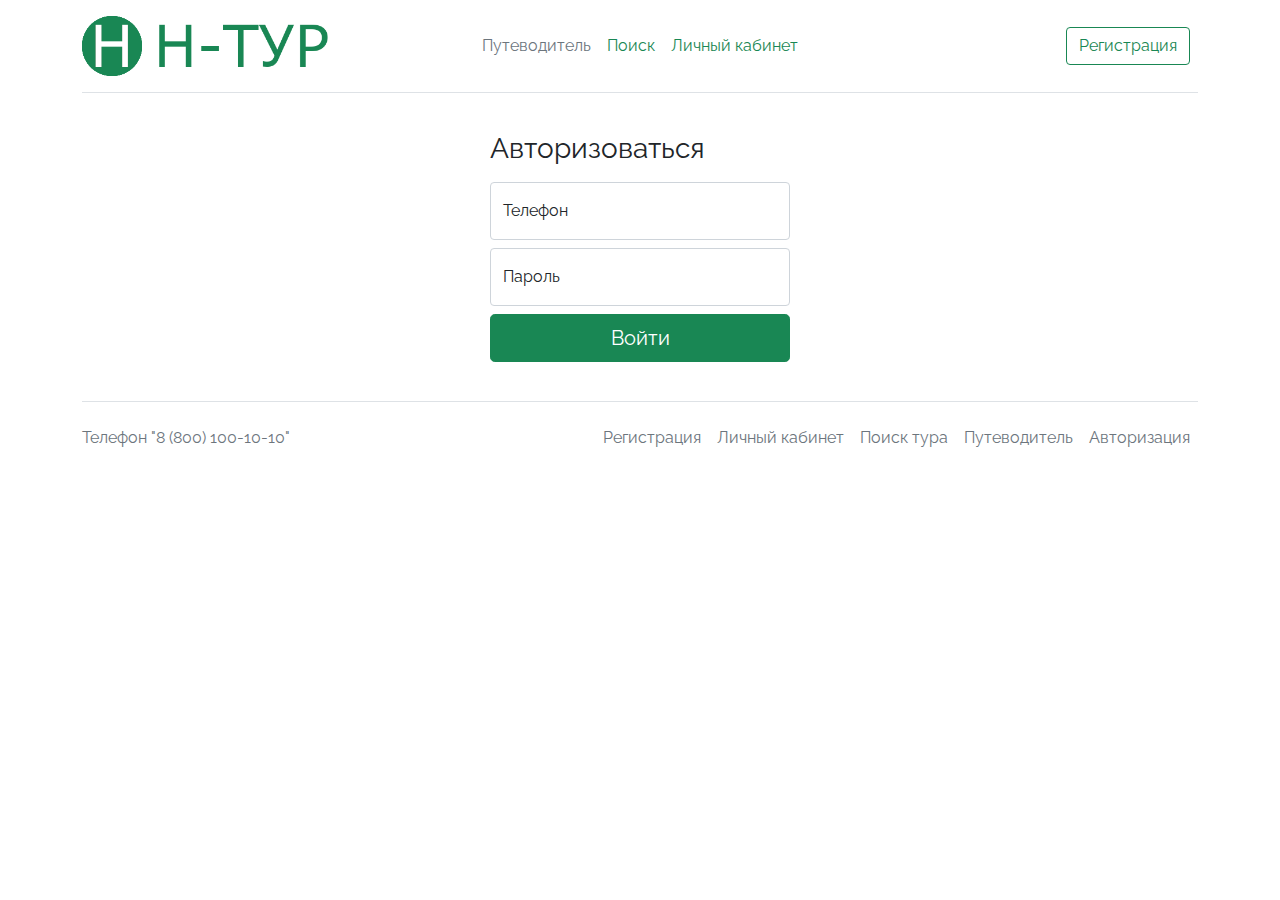
<file: login.html>
<!doctype html>
<html lang="ru">
<head>
    <meta charset="UTF-8">
    <meta name="viewport"
          content="width=device-width, user-scalable=no, initial-scale=1.0, maximum-scale=1.0, minimum-scale=1.0">
    <meta http-equiv="X-UA-Compatible" content="ie=edge">
    <link rel="stylesheet" href="css/bootstrap.min.css">
    <link rel="stylesheet" href="css/styles.css">
    <title>НН-ТУР</title>
    <meta name="keywords" content="туры, горячие туры, путевки, автобусные туры, горящие туры, лет тур, официальный. Туры рядом. Туры из СПб, туры с перелетом, туры 2023, купить тур, подбор туров, банк горящих туров, банк горящих туров. Туры сейчас, туры купить СПБ">
    <meta name="description" content="Лучшие туры 2023, горящие путевки, скидки 99%! Билеты в один конец! Такие скидки могут быть в ваших мечтах! Незабываемые приключения по самой низкой цене!"/>
</head>
<body>

<!--шапка сайта-->

<div class="container">
    <header class="d-flex flex-wrap align-items-center justify-content-center justify-content-md-between py-3 mb-4 border-bottom">
        <a href="index.html" class="d-flex align-items-center col-md-3 mb-2 mb-md-0 text-dark text-decoration-none">
            <img class="img-fluid logo" src="media/edited_images/logo.png" alt="НН-ТУР">
        </a>

        <ul class="nav col-12 col-md-auto mb-2 justify-content-center mb-md-0">
            <li><a href="index.html" class="nav-link px-2 link-secondary">Путеводитель</a></li>
            <li><a href="search.html" class="nav-link px-2 link-success">Поиск</a></li>
            <li><a href="profile.html" class="nav-link px-2 link-success">Личный кабинет</a></li>
        </ul>
        <h1 class="visually-hidden">
            туры, горячие туры, путевки, автобусные туры, горящие туры, лет тур, официальный. Туры рядом. Туры из СПб, туры с перелетом, туры 2023, купить тур, подбор туров, банк горящих туров, банк горящих туров. Туры сейчас, туры купить СПБ
        </h1>
        <div class="col-md-3 text-end">
            <form action="register.html">
                <button type="submit" class="btn btn-outline-success me-2">Регистрация</button>
            </form>
        </div>
    </header>
</div>

<!--Форма авторизации-->

<main class="form-sign-in">
    <form action="booking_management.html">
        <h1 class="h3 mb-3 fw-normal">Авторизоваться</h1>

        <div class="form-floating my-2">
            <input type="tel" class="success-input form-control" id="tele" placeholder="#">
            <label for="tele">Телефон</label>
        </div>
        <div class="form-floating my-2">
            <input type="password" class="success-input form-control" id="floatingPassword1" placeholder="Password">
            <label for="floatingPassword1">Пароль</label>
        </div>
        <button class="w-100 btn btn-lg btn-success" type="submit">Войти</button>
    </form>
</main>

<!--Подвал сайта-->

<div class="container">
    <footer class="d-flex flex-wrap justify-content-between align-items-center py-3 my-4 border-top">
        <p class="col-md-4 mb-0 text-muted">Телефон "8 (800) 100-10-10"</p>

        <ul class="nav col-md-8 justify-content-end">
            <li class="nav-item"><a href="register.html" class="nav-link px-2 text-muted">Регистрация</a></li>
            <li class="nav-item"><a href="profile.html" class="nav-link px-2 text-muted">Личный кабинет</a></li>
            <li class="nav-item"><a href="search.html" class="nav-link px-2 text-muted">Поиск тура</a></li>
            <li class="nav-item"><a href="index.html" class="nav-link px-2 text-muted">Путеводитель</a></li>
            <li class="nav-item"><a href="login.html" class="nav-link px-2 text-muted">Авторизация</a></li>
        </ul>
    </footer>
</div>


<!--Подключение js-->

<script src="js/bootstrap.bundle.min.js"></script>
</body>
</html>
</file>
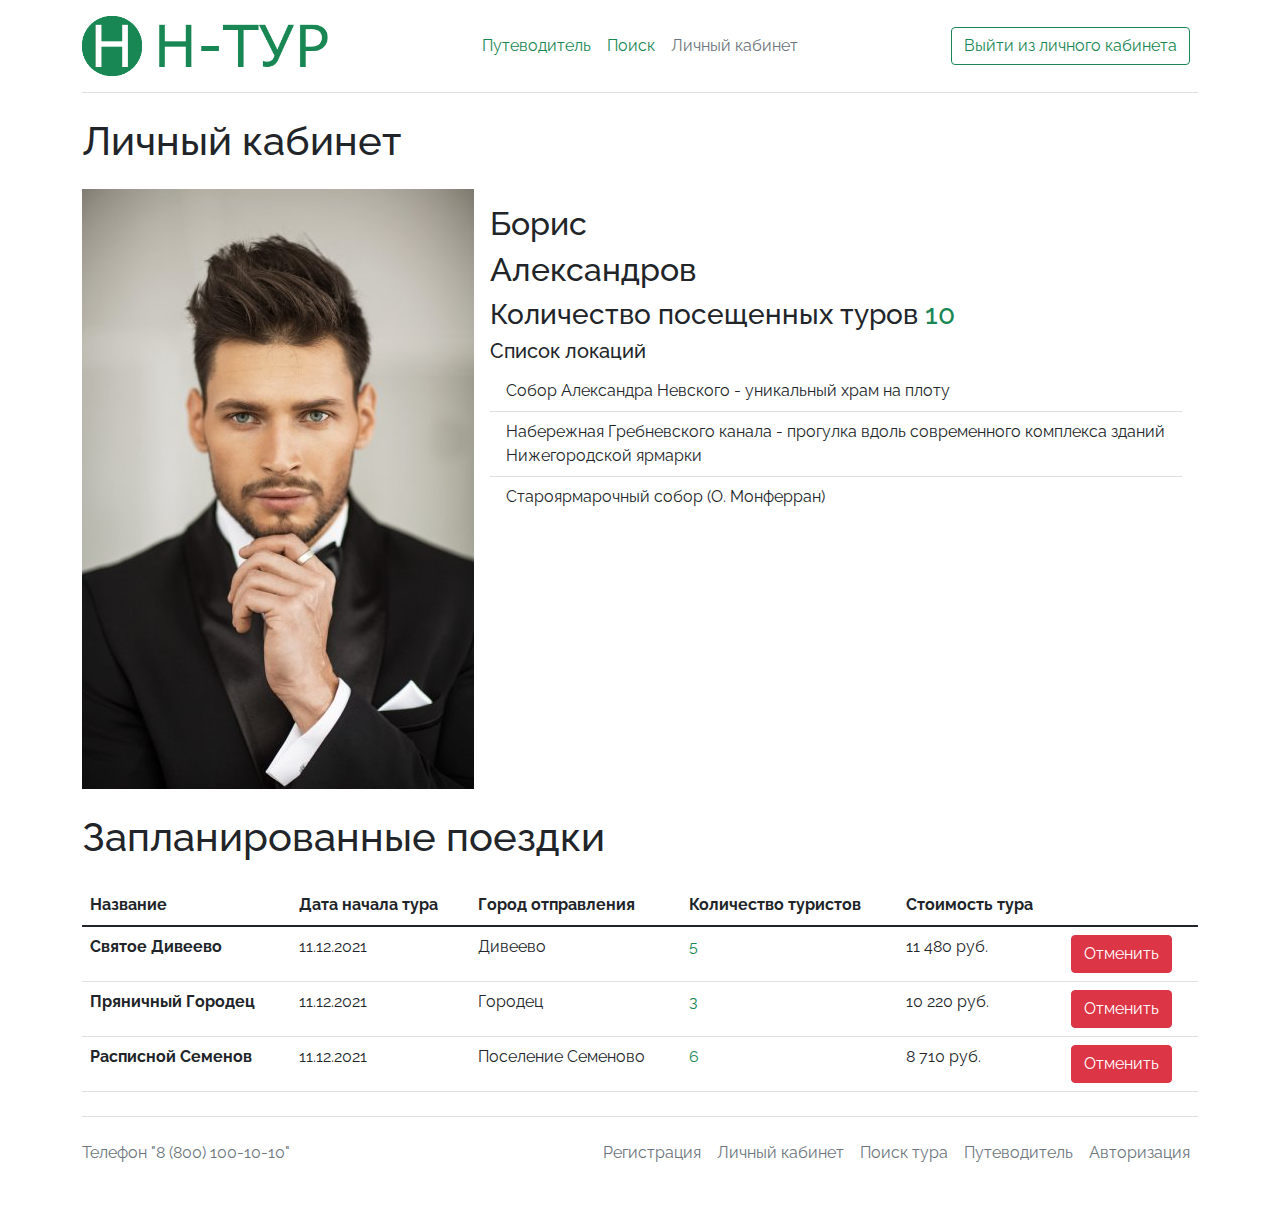
<file: profile.html>
<!doctype html>
<html lang="ru">
<head>
    <meta charset="UTF-8">
    <meta name="viewport"
          content="width=device-width, user-scalable=no, initial-scale=1.0, maximum-scale=1.0, minimum-scale=1.0">
    <meta http-equiv="X-UA-Compatible" content="ie=edge">
    <link rel="stylesheet" href="css/bootstrap.min.css">
    <link rel="stylesheet" href="css/styles.css">
    <title>НН-ТУР</title>
    <meta name="keywords" content="туры, горячие туры, путевки, автобусные туры, горящие туры, лет тур, официальный. Туры рядом. Туры из СПб, туры с перелетом, туры 2023, купить тур, подбор туров, банк горящих туров, банк горящих туров. Туры сейчас, туры купить СПБ">
    <meta name="description" content="Лучшие туры 2023, горящие путевки, скидки 99%! Билеты в один конец! Такие скидки могут быть в ваших мечтах! Незабываемые приключения по самой низкой цене!"/>
</head>
<body>

<!--шапка сайта-->

<div class="container">
    <header class="d-flex flex-wrap align-items-center justify-content-center justify-content-md-between py-3 mb-4 border-bottom">
        <a href="index.html" class="d-flex align-items-center col-md-3 mb-2 mb-md-0 text-dark text-decoration-none">
            <img class="img-fluid logo" src="media/edited_images/logo.png" alt="НН-ТУР">
        </a>

        <ul class="nav col-12 col-md-auto mb-2 justify-content-center mb-md-0">
            <li><a href="index.html" class="nav-link px-2 link-success">Путеводитель</a></li>
            <li><a href="search.html" class="nav-link px-2 link-success">Поиск</a></li>
            <li><a href="profile.html" class="nav-link px-2 link-secondary">Личный кабинет</a></li>
        </ul>
        <h1 class="visually-hidden">
            туры, горячие туры, путевки, автобусные туры, горящие туры, лет тур, официальный. Туры рядом. Туры из СПб, туры с перелетом, туры 2023, купить тур, подбор туров, банк горящих туров, банк горящих туров. Туры сейчас, туры купить СПБ
        </h1>
        <div class="col-md-3 text-end">
            <form action="login.html">
                <button type="submit" class="btn btn-outline-success me-2">Выйти из личного кабинета</button>
            </form>
        </div>
    </header>
</div>

<!--Личный кабинет/профиль-->

<div class="container">
    <div class="my-4">
        <h1>Личный кабинет</h1>
    </div>
    <div class="d-flex">
        <img src="./media/image/4.jpg" class="img-fluid" alt="...">
        <div class="card-body">
            <h2 class="card-title">Борис</h2>
            <h2 class="card-title">Александров</h2>
            <h3>Количество посещенных туров<span class="text-success"> 10</span></h3>
            <h5 class="card-title">Список локаций</h5>
            <ul class="list-group list-group-flush">
                <li class="list-group-item">Собор Александра Невского - уникальный храм на плоту</li>
                <li class="list-group-item">Набережная Гребневского канала - прогулка вдоль современного комплекса зданий Нижегородской ярмарки</li>
                <li class="list-group-item">Староярмарочный собор (О. Монферран)</li>
            </ul>
        </div>
    </div>
</div>

<!--Предстоящие туры-->

<div class="container">
    <h1 class="my-4">Запланированные поездки</h1>
    <table class="table">
        <thead>
        <tr>
            <th scope="col">Название</th>
            <th scope="col">Дата начала тура</th>
            <th scope="col">Город отправления</th>
            <th scope="col">Количество туристов</th>
            <th scope="col">Стоимость тура</th>
        </tr>
        </thead>
        <tbody>
        <tr>
            <th scope="row">Святое Дивеево</th>
            <td>11.12.2021</td>
            <td>Дивеево</td>
            <td><span class="list-group-hover" data-description="Алексеев Даниил, Берингов Алексей, Косперский Валентин, Коженев Влад">5</span></td>
            <td>11 480 руб.</td>
            <td>
                <button type="button" class="btn btn-danger">Отменить</button>
            </td>
        </tr>
        <tr>
            <th scope="row">Пряничный Городец</th>
            <td>11.12.2021</td>
            <td>Городец</td>
            <td><span class="list-group-hover" data-description="Алексеев Даниил, Берингов Алексей">3</span></td>
            <td>10 220 руб.</td>
            <td>
                <button type="button" class="btn btn-danger">Отменить</button>
            </td>
        </tr>
        <tr>
            <th scope="row">Расписной Семенов</th>
            <td>11.12.2021</td>
            <td>Поселение Семеново</td>
            <td><span class="list-group-hover" data-description="Алексеев Даниил, Берингов Алексей, Косперский Валентин, Коженев Влад, Макаров Андрей">6</span></td>
            <td>8 710 руб.</td>
            <td>
                <button type="button" class="btn btn-danger">Отменить</button>
            </td>
        </tr>
        </tbody>
    </table>
</div>

<!--Подвал сайта-->

<div class="container">
    <footer class="d-flex flex-wrap justify-content-between align-items-center py-3 my-4 border-top">
        <p class="col-md-4 mb-0 text-muted">Телефон "8 (800) 100-10-10"</p>

        <ul class="nav col-md-8 justify-content-end">
            <li class="nav-item"><a href="register.html" class="nav-link px-2 text-muted">Регистрация</a></li>
            <li class="nav-item"><a href="profile.html" class="nav-link px-2 text-muted">Личный кабинет</a></li>
            <li class="nav-item"><a href="search.html" class="nav-link px-2 text-muted">Поиск тура</a></li>
            <li class="nav-item"><a href="index.html" class="nav-link px-2 text-muted">Путеводитель</a></li>
            <li class="nav-item"><a href="login.html" class="nav-link px-2 text-muted">Авторизация</a></li>
        </ul>
    </footer>
</div>

<!--Подключение js-->

<script src="js/bootstrap.bundle.min.js"></script>
</body>
</html>
</file>
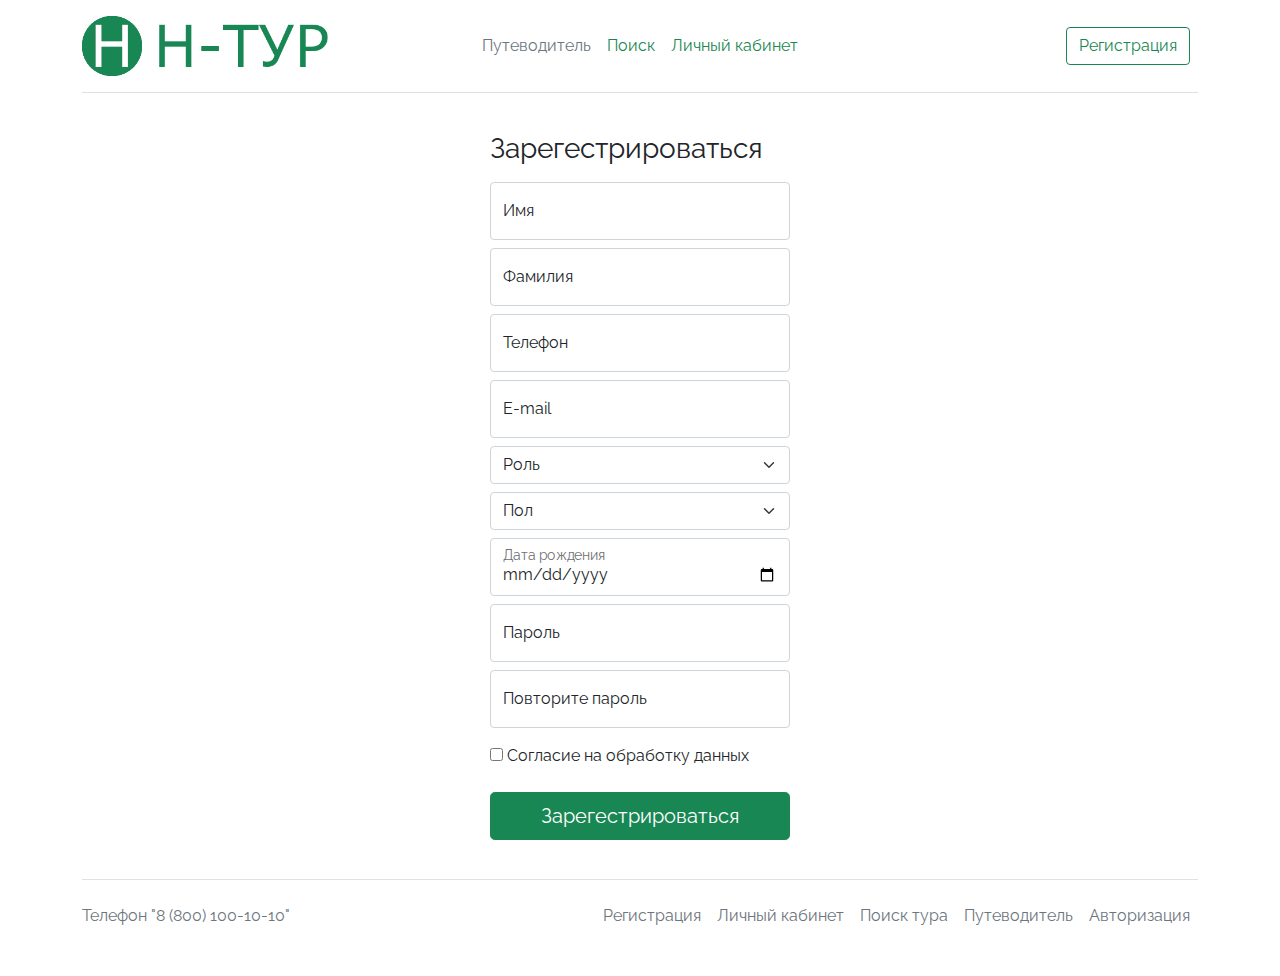
<file: register.html>
<!doctype html>
<html lang="ru">
<head>
    <meta charset="UTF-8">
    <meta name="viewport"
          content="width=device-width, user-scalable=no, initial-scale=1.0, maximum-scale=1.0, minimum-scale=1.0">
    <meta http-equiv="X-UA-Compatible" content="ie=edge">
    <link rel="stylesheet" href="css/bootstrap.min.css">
    <link rel="stylesheet" href="css/styles.css">
    <title>НН-ТУР</title>
    <meta name="keywords" content="туры, горячие туры, путевки, автобусные туры, горящие туры, лет тур, официальный. Туры рядом. Туры из СПб, туры с перелетом, туры 2023, купить тур, подбор туров, банк горящих туров, банк горящих туров. Туры сейчас, туры купить СПБ">
    <meta name="description" content="Лучшие туры 2023, горящие путевки, скидки 99%! Билеты в один конец! Такие скидки могут быть в ваших мечтах! Незабываемые приключения по самой низкой цене!"/>
</head>
<body>

<!--шапка сайта-->

<div class="container">
    <header class="d-flex flex-wrap align-items-center justify-content-center justify-content-md-between py-3 mb-4 border-bottom">
        <a href="index.html" class="d-flex align-items-center col-md-3 mb-2 mb-md-0 text-dark text-decoration-none">
            <img class="img-fluid logo" src="media/edited_images/logo.png" alt="НН-ТУР">
        </a>

        <ul class="nav col-12 col-md-auto mb-2 justify-content-center mb-md-0">
            <li><a href="index.html" class="nav-link px-2 link-secondary">Путеводитель</a></li>
            <li><a href="search.html" class="nav-link px-2 link-success">Поиск</a></li>
            <li><a href="profile.html" class="nav-link px-2 link-success">Личный кабинет</a></li>
        </ul>
        <h1 class="visually-hidden">
            туры, горячие туры, путевки, автобусные туры, горящие туры, лет тур, официальный. Туры рядом. Туры из СПб, туры с перелетом, туры 2023, купить тур, подбор туров, банк горящих туров, банк горящих туров. Туры сейчас, туры купить СПБ
        </h1>
        <div class="col-md-3 text-end">
            <form action="register.html">
                <button type="submit" class="btn btn-outline-success me-2">Регистрация</button>
            </form>
        </div>
    </header>
</div>

<!--Форма регистрации-->

<main class="form-sign-in">
    <form action="profile.html">
        <h1 class="h3 mb-3 fw-normal">Зарегестрироваться</h1>

        <div class="form-floating my-2">
            <input type="text" class="success-input form-control" id="name" placeholder="#">
            <label for="name">Имя</label>
        </div>
        <div class="form-floating my-2">
            <input type="text" class="success-input form-control" id="family" placeholder="#">
            <label for="family">Фамилия</label>
        </div>
        <div class="form-floating my-2">
            <input type="tel" class="success-input form-control" id="tele" placeholder="#">
            <label for="tele">Телефон</label>
        </div>
        <div class="form-floating my-2">
            <input type="email" class="success-input form-control" id="email" placeholder="#">
            <label for="email">E-mail</label>
        </div>
        <select class="form-select my-2" aria-label="Default select example">
            <option selected class="d-none">Роль</option>
            <option id="user">Мужчина</option>
            <option id="ex">Женщина</option>
        </select>
        <select class="form-select my-2" aria-label="Default select example">
            <option selected class="d-none">Пол</option>
            <option id="male">Мужчина</option>
            <option id="female">Женщина</option>
        </select>
        <div class="form-floating my-2">
            <input type="date" class="success-input form-control" id="bDay" placeholder="#">
            <label for="bDay">Дата рождения</label>
        </div>
        <div class="form-floating my-2">
            <input type="password" class="success-input form-control" id="floatingPassword1" placeholder="Password">
            <label for="floatingPassword1">Пароль</label>
        </div>
        <div class="form-floating my-2">
            <input type="password" class="success-input form-control" id="floatingPassword2" placeholder="Password">
            <label for="floatingPassword2">Повторите пароль</label>
        </div>
        <div class="checkbox mb-3">
            <label class="my-2">
                <input type="checkbox" value="remember-me"> Согласие на обработку данных
            </label>
        </div>
        <button class="w-100 btn btn-lg btn-success" type="submit">Зарегестрироваться</button>
    </form>
</main>

<!--Подвал сайта-->

<div class="container">
    <footer class="d-flex flex-wrap justify-content-between align-items-center py-3 my-4 border-top">
        <p class="col-md-4 mb-0 text-muted">Телефон "8 (800) 100-10-10"</p>

        <ul class="nav col-md-8 justify-content-end">
            <li class="nav-item"><a href="register.html" class="nav-link px-2 text-muted">Регистрация</a></li>
            <li class="nav-item"><a href="profile.html" class="nav-link px-2 text-muted">Личный кабинет</a></li>
            <li class="nav-item"><a href="search.html" class="nav-link px-2 text-muted">Поиск тура</a></li>
            <li class="nav-item"><a href="index.html" class="nav-link px-2 text-muted">Путеводитель</a></li>
            <li class="nav-item"><a href="login.html" class="nav-link px-2 text-muted">Авторизация</a></li>
        </ul>
    </footer>
</div>


<!--Подключение js-->

<script src="js/bootstrap.bundle.min.js"></script>
</body>
</html>
</file>
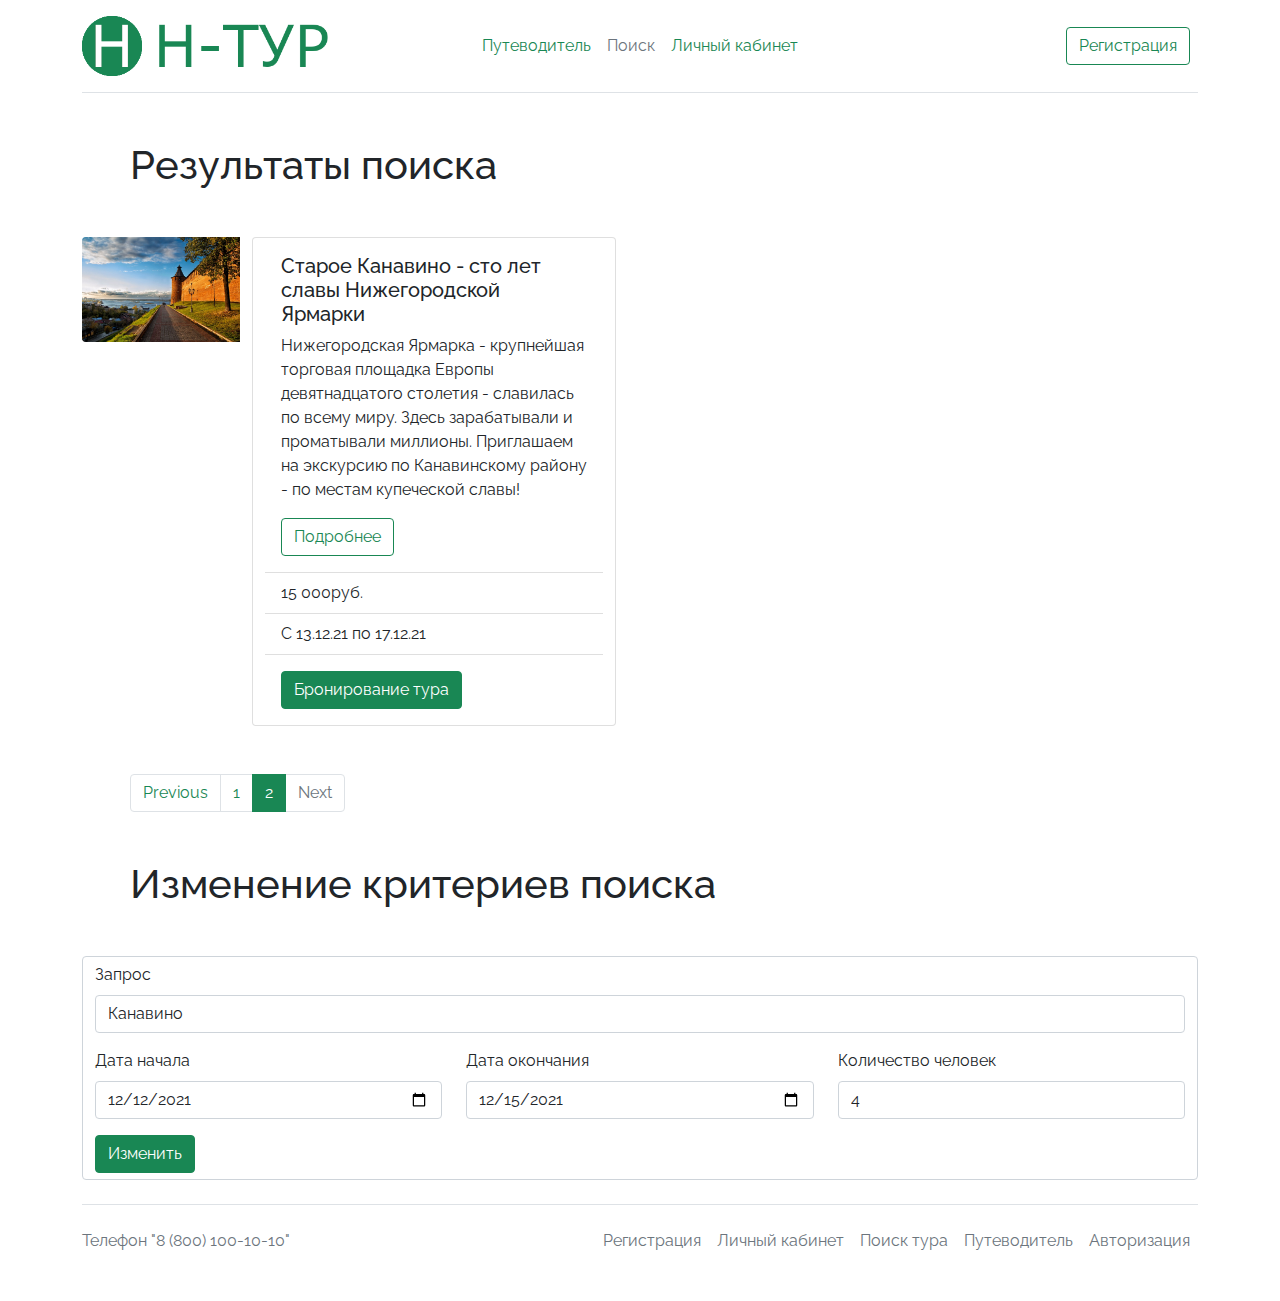
<file: search.html>
<!DOCTYPE html>
<html lang="ru">
  <head>
    <meta charset="UTF-8" />
    <meta
      name="viewport"
      content="width=device-width, user-scalable=no, initial-scale=1.0, maximum-scale=1.0, minimum-scale=1.0"
    />
    <meta http-equiv="X-UA-Compatible" content="ie=edge" />
    <link rel="stylesheet" href="css/bootstrap.min.css" />
    <link rel="stylesheet" href="css/styles.css" />
    <title>НН-ТУР</title>
    <meta
      name="keywords"
      content="туры, горячие туры, путевки, автобусные туры, горящие туры, лет тур, официальный. Туры рядом. Туры из СПб, туры с перелетом, туры 2023, купить тур, подбор туров, банк горящих туров, банк горящих туров. Туры сейчас, туры купить СПБ"
    />
    <meta
      name="description"
      content="Лучшие туры 2023, горящие путевки, скидки 99%! Билеты в один конец! Такие скидки могут быть в ваших мечтах! Незабываемые приключения по самой низкой цене!"
    />
  </head>
  <body>
    <!--шапка сайта-->

    <div class="container">
      <header
        class="d-flex flex-wrap align-items-center justify-content-center justify-content-md-between py-3 mb-4 border-bottom"
      >
        <a
          href="index.html"
          class="d-flex align-items-center col-md-3 mb-2 mb-md-0 text-dark text-decoration-none"
        >
          <img
            class="img-fluid logo"
            src="media/edited_images/logo.png"
            alt="НН-ТУР"
          />
        </a>

        <ul class="nav col-12 col-md-auto mb-2 justify-content-center mb-md-0">
          <li>
            <a href="index.html" class="nav-link px-2 link-success"
              >Путеводитель</a
            >
          </li>
          <li>
            <a href="search.html" class="nav-link px-2 link-secondary">Поиск</a>
          </li>
          <li>
            <a href="profile.html" class="nav-link px-2 link-success"
              >Личный кабинет</a
            >
          </li>
        </ul>
        <h1 class="visually-hidden">
          туры, горячие туры, путевки, автобусные туры, горящие туры, лет тур,
          официальный. Туры рядом. Туры из СПб, туры с перелетом, туры 2023,
          купить тур, подбор туров, банк горящих туров, банк горящих туров. Туры
          сейчас, туры купить СПБ
        </h1>
        <div class="col-md-3 text-end">
          <form action="register.html">
            <button type="submit" class="btn btn-outline-success me-2">
              Регистрация
            </button>
          </form>
        </div>
      </header>
    </div>

    <!--Результаты поиска-->

    <div class="container">
      <h1 class="m-5">Результаты поиска</h1>
      <div class="row" id="feedback">
        <div class="col-md-6 row">
          <div class="col-md-4">
            <img
              src="media/image/tour_1.jpeg"
              class="img-fluid rounded-start"
              alt="..."
            />
          </div>
          <div class="col-md-8 card">
            <div class="card-body">
              <h5 class="card-title">
                Старое Канавино - сто лет славы Нижегородской Ярмарки
              </h5>
              <p class="card-text">
                Нижегородская Ярмарка - крупнейшая торговая площадка Европы
                девятнадцатого столетия - славилась по всему миру. Здесь
                зарабатывали и проматывали миллионы. Приглашаем на экскурсию по
                Канавинскому району - по местам купеческой славы!
              </p>
              <form action="description.html">
                <button type="submit" class="btn btn-outline-success me-2">
                  Подробнее
                </button>
              </form>
            </div>
            <ul class="list-group list-group-flush">
              <li class="list-group-item">15 000руб.</li>
              <li class="list-group-item">С 13.12.21 по 17.12.21</li>
            </ul>
            <div class="card-body">
              <form action="booking.html">
                <button type="submit" class="btn btn-success me-2">
                  Бронирование тура
                </button>
              </form>
            </div>
          </div>
        </div>
      </div>
      <nav class="m-5">
        <ul class="pagination">
          <li class="page-item">
            <a class="success-pug link-success page-link">Previous</a>
          </li>
          <li class="page-item link-success">
            <a class="success-pug link-success page-link" href="#">1</a>
          </li>
          <li class="page-item active" aria-current="page">
            <a class="success-pug link-success page-link" href="#">2</a>
          </li>
          <li class="page-item disabled">
            <a class="success-pug page-link" href="#">Next</a>
          </li>
        </ul>
      </nav>
    </div>

    <!--Форма запроса-->

    <div class="container">
      <h1 class="m-5">Изменение критериев поиска</h1>
      <form action="search.html" class="form-control">
        <div class="mb-3">
          <label for="exampleInputPassword1" class="form-label">Запрос</label>
          <input
            type="text"
            class="form-control"
            id="exampleInputPassword1"
            value="Канавино"
          />
        </div>
        <div class="row">
          <div class="col-sm-4 mb-3">
            <label for="dataControl" class="form-label">Дата начала</label>
            <input
              type="date"
              class="form-control"
              id="dataControl"
              value="2021-12-12"
            />
          </div>
          <div class="col-sm-4 mb-3">
            <label for="endDataControl" class="form-label"
              >Дата окончания</label
            >
            <input
              type="date"
              class="form-control"
              id="endDataControl"
              value="2021-12-15"
            />
          </div>
          <div class="col-sm-4 mb-3">
            <label for="count" class="form-label">Количество человек</label>
            <input type="number" class="form-control" id="count" value="4" />
          </div>
        </div>
        <button type="submit" class="btn btn-success">Изменить</button>
      </form>
    </div>

    <!--Подвал сайта-->

    <div class="container">
      <footer
        class="d-flex flex-wrap justify-content-between align-items-center py-3 my-4 border-top"
      >
        <p class="col-md-4 mb-0 text-muted">Телефон "8 (800) 100-10-10"</p>

        <ul class="nav col-md-8 justify-content-end">
          <li class="nav-item">
            <a href="register.html" class="nav-link px-2 text-muted"
              >Регистрация</a
            >
          </li>
          <li class="nav-item">
            <a href="profile.html" class="nav-link px-2 text-muted"
              >Личный кабинет</a
            >
          </li>
          <li class="nav-item">
            <a href="search.html" class="nav-link px-2 text-muted"
              >Поиск тура</a
            >
          </li>
          <li class="nav-item">
            <a href="index.html" class="nav-link px-2 text-muted"
              >Путеводитель</a
            >
          </li>
          <li class="nav-item">
            <a href="login.html" class="nav-link px-2 text-muted"
              >Авторизация</a
            >
          </li>
        </ul>
      </footer>
    </div>

    <!--Подключение js-->

    <script src="js/bootstrap.bundle.min.js"></script>
  </body>
</html>
</file>
<file: css/styles.css>
/*Подключение шрифта*/

@font-face {
    font-family: 'Raleway';
    src: url("../media/fonts/Raleway-VariableFont_wght.ttf");
}

body {
    font-family: 'Raleway';
}

/*Изменение размера логотипа*/

.logo {
    max-height: 60px;
}

/*Размеры изображений в карусели*/
.carousel-feedback {
    max-height: 500px;
}


/*изменение стиля кнопок пагинатора*/

.active > .success-pug {
    background-color: var(--bs-success) !important;
    border-color: var(--bs-success) !important;
}

/*Внешняя подсветка кнопок пагинатора*/

.success-pug:focus, .success-pug:hover {
    z-index: 3;
    color: var(--bs-success);
    background-color: #e9ecef;
    outline: 0;
    box-shadow: 0 0 0 0.25rem rgba(var(--bs-success-rgb), 25%);
}

/*Стили формы при регистрации*/

.form-sign-in {
    width: 100%;
    max-width: 330px;
    padding: 15px;
    margin: auto;
}

.success-input:focus, .success-input:hover {
    box-shadow: 0 0 0 0.25rem rgba(var(--bs-success-rgb), 25%);
}

/*Стиль для списка при наведении на число*/

.list-group-hover {
    position: relative;
    color: var(--bs-success);
    cursor: help;
}

.list-group-hover[data-description]:hover::after,
.list-group-hover[data-description]:focus::after {
    content: attr(data-description);
    position: absolute;
    left: 0;
    top: 24px;
    min-width: 200px;
    padding: .5rem 1rem;
    color: #212529;
    text-decoration: none;
    background-color: #fff;
    border: 1px solid rgba(0, 0, 0, .125);
    border-radius: 10px;
    font-size: 14px;
    z-index: 1;
}

/*Размеры изображений в таблицах*/

th > img {
    max-height: 100px;
    max-width: 200px;
}
</file>
